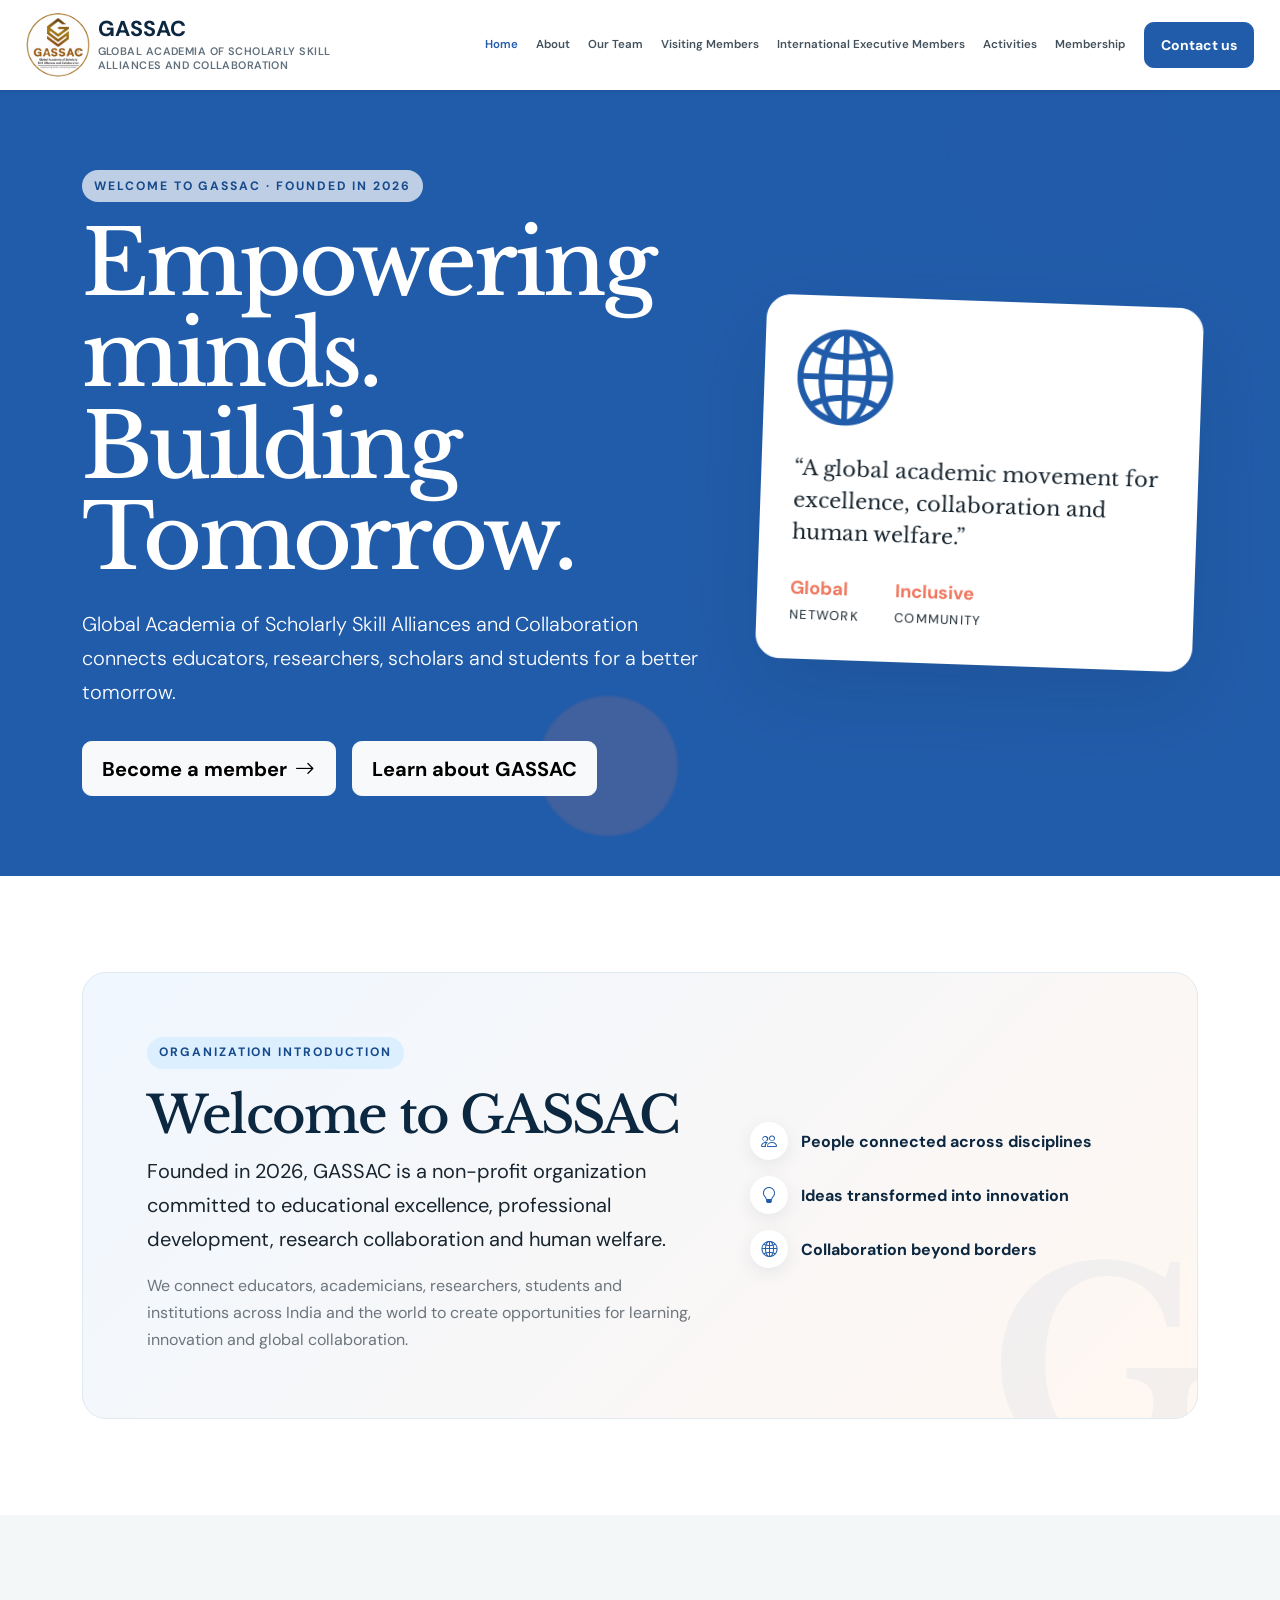
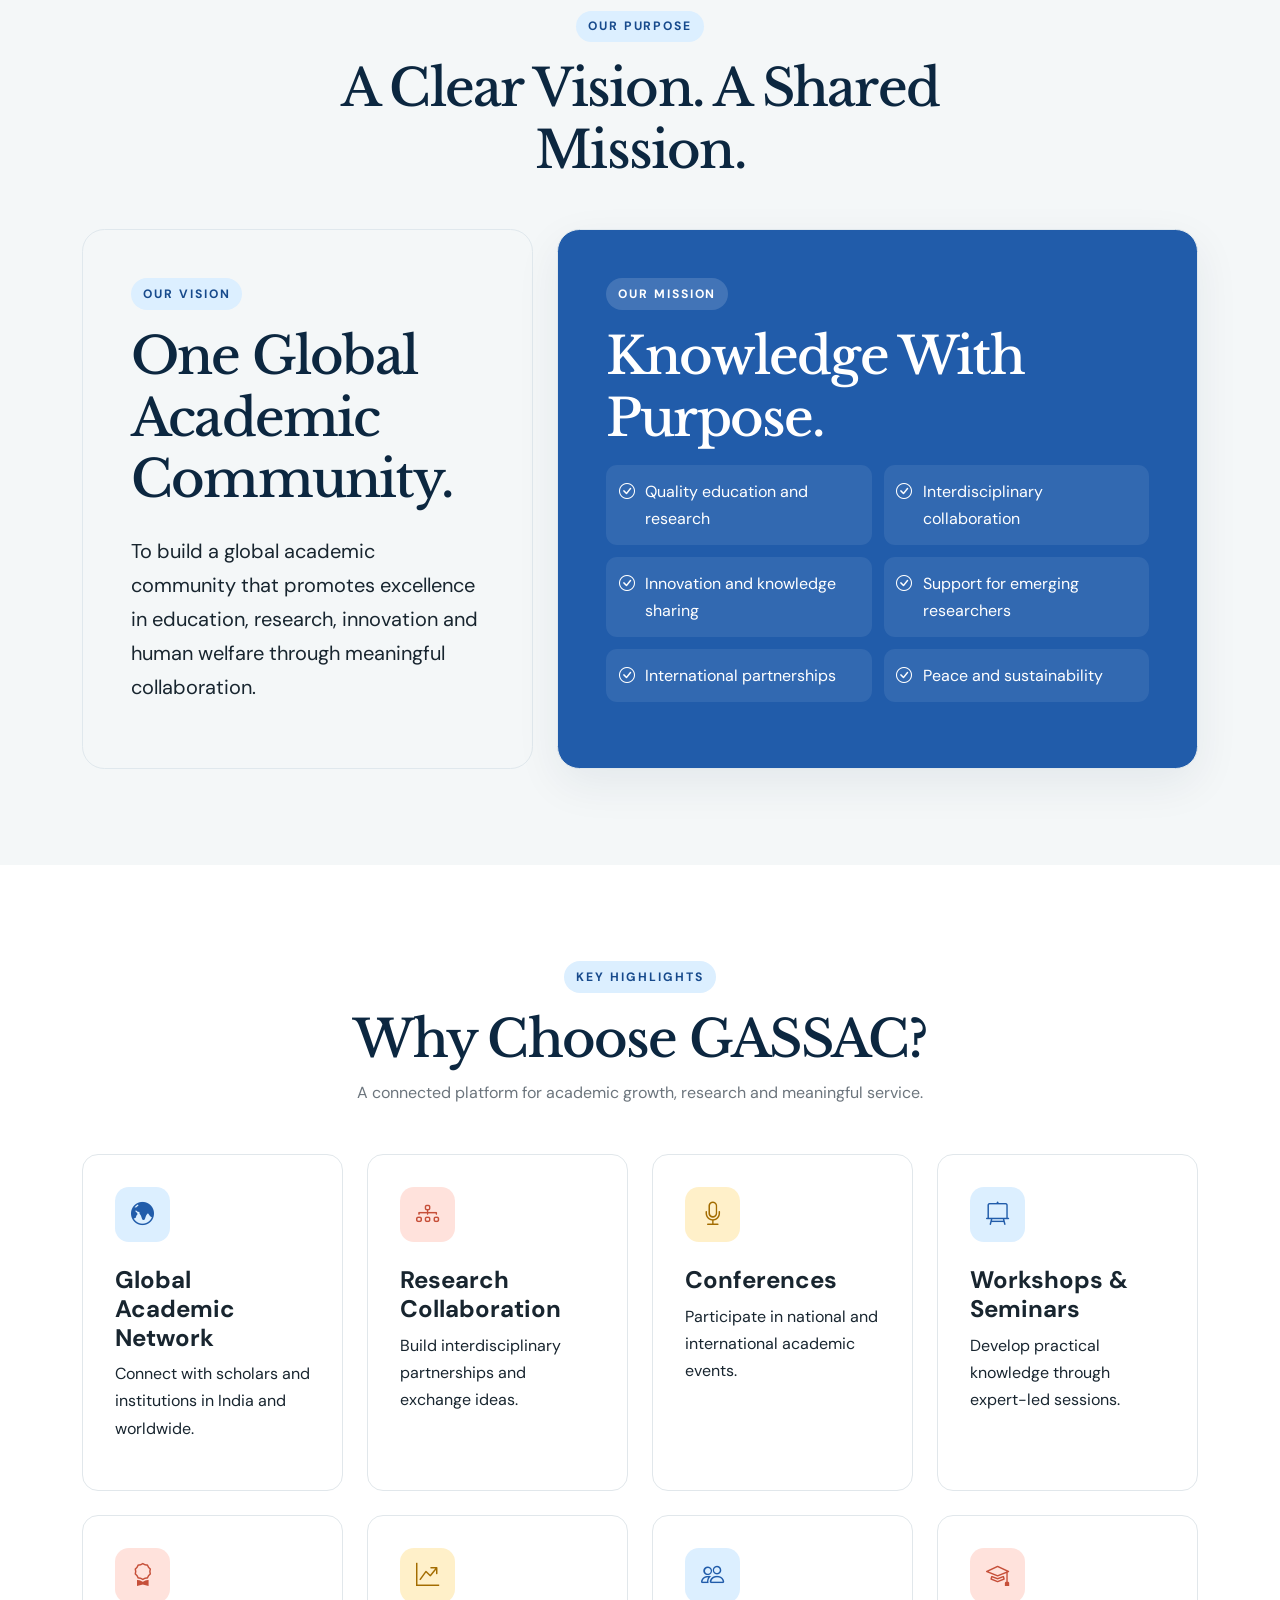
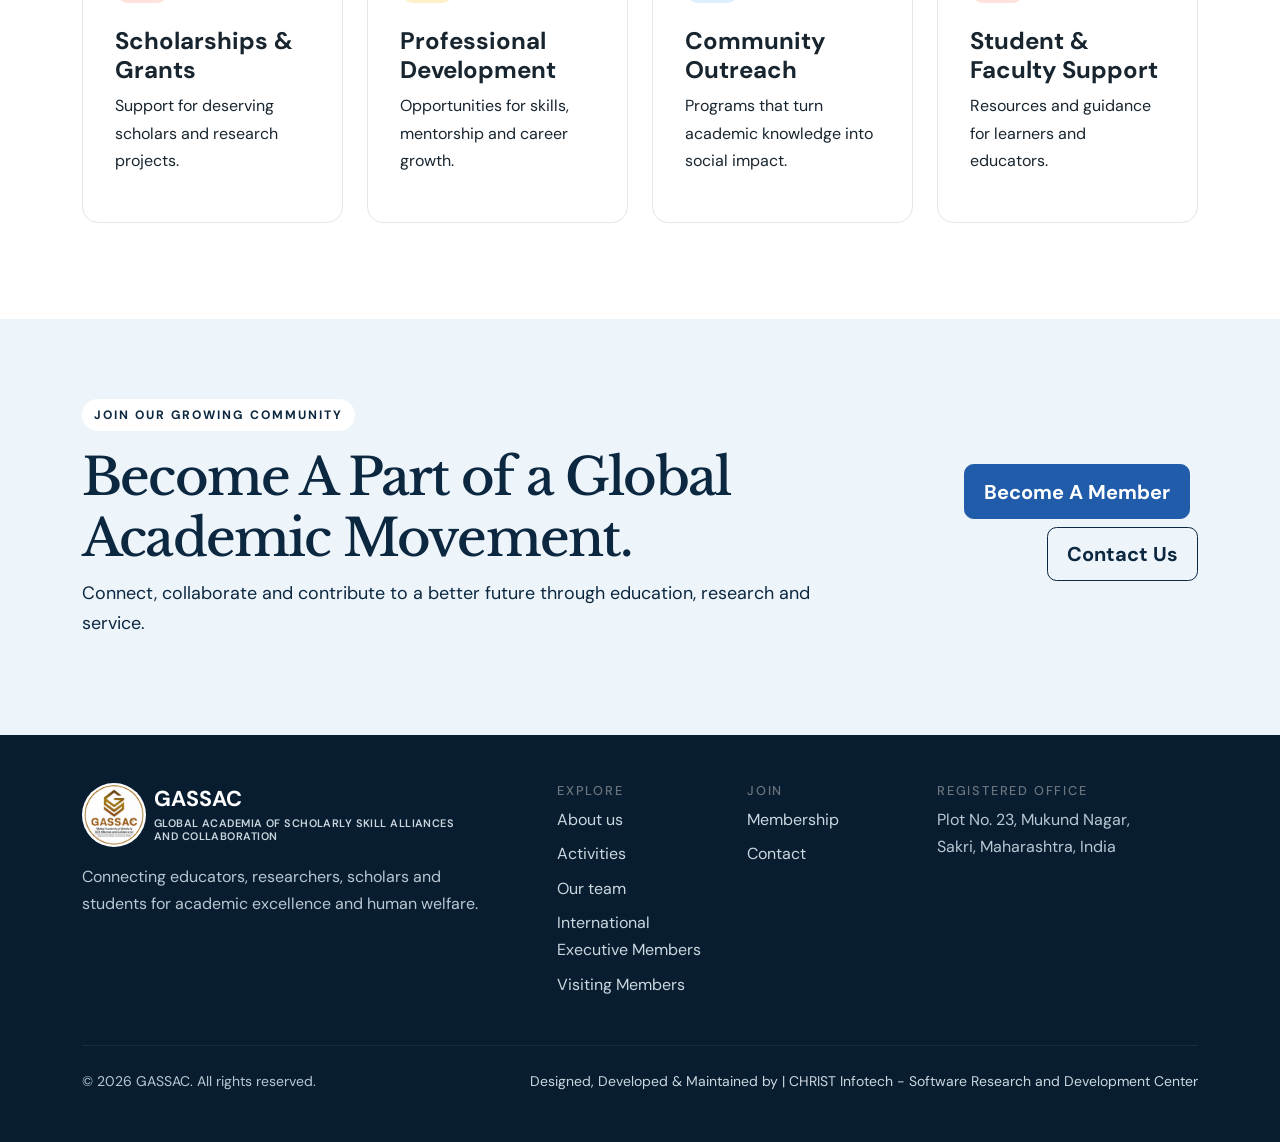
<file: index.html>
<!doctype html>
<html lang="en">
<head>
  <meta charset="utf-8">
  <meta name="viewport" content="width=device-width, initial-scale=1">
  <meta name="description" content="Global Academia of Scholarly Skill Alliances and Collaboration — advancing education, research and global cooperation.">
  <title>Home | GASSAC</title>
  <link rel="icon" type="image/jpeg" href="assets/images/logo.jpeg">
  <link rel="preconnect" href="https://fonts.googleapis.com">
  <link rel="preconnect" href="https://fonts.gstatic.com" crossorigin>
  <link href="https://fonts.googleapis.com/css2?family=DM+Sans:wght@400;500;600;700&family=Libre+Baskerville:wght@700&display=swap" rel="stylesheet">
  <link href="https://cdn.jsdelivr.net/npm/bootstrap@5.3.3/dist/css/bootstrap.min.css" rel="stylesheet">
  <link rel="stylesheet" href="https://cdn.jsdelivr.net/npm/bootstrap-icons@1.11.3/font/bootstrap-icons.min.css">
  <link rel="stylesheet" href="css/style.css">
</head>
<body>
  <a class="skip-link" href="#main">Skip to content</a>

  <nav class="navbar navbar-expand-lg navbar-light bg-white sticky-top shadow-sm" aria-label="Main navigation">
    <div class="container">
      <a class="navbar-brand d-flex align-items-center gap-2" href="index.html">
        <img class="brand-logo" src="assets/images/logo.jpeg" alt="GASSAC logo">
        <span class="brand-name">
          <strong>GASSAC</strong>
          <p class="h6">Global Academia of Scholarly Skill<br>Alliances and Collaboration</p>
        </span>
      </a>
      <button class="navbar-toggler" type="button" data-bs-toggle="collapse" data-bs-target="#mainNav" aria-controls="mainNav" aria-expanded="false" aria-label="Toggle navigation">
        <span class="navbar-toggler-icon"></span>
      </button>
      <div class="collapse navbar-collapse" id="mainNav">
        <ul class="navbar-nav ms-auto align-items-lg-center gap-lg-1">
          <li class="nav-item"><a class="nav-link active" href="index.html">Home</a></li>
          <li class="nav-item"><a class="nav-link" href="about.html">About</a></li>
          <li class="nav-item"><a class="nav-link" href="team.html">Our Team</a></li>
          <li class="nav-item"><a class="nav-link" href="visiting-members.html">Visiting Members</a></li>
          <li class="nav-item"><a class="nav-link" href="international-executive-members.html">International Executive Members</a></li>
          <li class="nav-item"><a class="nav-link" href="activities.html">Activities</a></li>
          <li class="nav-item"><a class="nav-link" href="membership.html">Membership</a></li>
          <li class="nav-item ms-lg-2"><a class="btn btn-primary btn-sm px-3" href="contact.html">Contact us</a></li>
        </ul>
      </div>
    </div>
  </nav>

  <main id="main">
    <section class="hero">
      <div class="hero-orb orb-one"></div>
      <div class="hero-orb orb-two"></div>
      <div class="container position-relative">
        <div class="row align-items-center min-vh-hero g-5">
          <div class="col-lg-7">
            <span class="eyebrow">Welcome to GASSAC · Founded in 2026</span>
            <h1>Empowering minds.<br><span>Building Tomorrow.</span></h1>
            <p class="lead">Global Academia of Scholarly Skill Alliances and Collaboration connects educators, researchers, scholars and students for a better tomorrow.</p>
            <div class="d-flex flex-wrap gap-3">
              <a class="btn btn-light btn-lg" href="membership.html">Become a member <i class="bi bi-arrow-right"></i></a>
              <a class="btn btn-light btn-lg" href="about.html">Learn about GASSAC</a>
            </div>
          </div>
          <div class="col-lg-5">
            <div class="hero-card">
              <div class="globe"><i class="bi bi-globe2"></i></div>
              <p class="quote">“A global academic movement for excellence, collaboration and human welfare.”</p>
              <div class="mini-stat"><strong>Global</strong><span>network</span></div>
              <div class="mini-stat"><strong>Inclusive</strong><span>community</span></div>
            </div>
          </div>
        </div>
      </div>
    </section>

    <section class="section welcome-section">
      <div class="container">
        <div class="welcome-panel">
          <div class="row g-5 align-items-center position-relative">
            <div class="col-lg-7">
              <span class="eyebrow dark">Organization introduction</span>
              <h2 class="mt-3">Welcome to GASSAC</h2>
              <p class="fs-5">Founded in 2026, GASSAC is a non-profit organization committed to educational excellence, professional development, research collaboration and human welfare.</p>
              <p class="text-secondary mb-0">We connect educators, academicians, researchers, students and institutions across India and the world to create opportunities for learning, innovation and global collaboration.</p>
            </div>
            <div class="col-lg-5">
              <div class="d-grid gap-3">
                <div class="welcome-point"><i class="bi bi-people"></i><span>People connected across disciplines</span></div>
                <div class="welcome-point"><i class="bi bi-lightbulb"></i><span>Ideas transformed into innovation</span></div>
                <div class="welcome-point"><i class="bi bi-globe2"></i><span>Collaboration beyond borders</span></div>
              </div>
            </div>
          </div>
        </div>
      </div>
    </section>

    <section class="section soft-bg">
      <div class="container">
        <div class="text-center narrow mb-5">
          <span class="eyebrow dark">Our purpose</span>
          <h2 class="mt-3">A Clear Vision. A Shared Mission.</h2>
        </div>
        <div class="row g-4">
          <div class="col-lg-5">
            <article class="purpose-card">
              <span class="eyebrow dark">Our Vision</span>
              <h2 class="mt-3 mb-3">One Global Academic Community.</h2>
              <p class="fs-5 mt-4">To build a global academic community that promotes excellence in education, research, innovation and human welfare through meaningful collaboration.</p>
            </article>
          </div>
          <div class="col-lg-7">
            <article class="purpose-card mission">
              <span class="eyebrow">Our Mission</span>
              <h2 class="mt-3 mb-3">Knowledge With Purpose.</h2>
              <div class="mission-grid">
                <div class="mission-item"><i class="bi bi-check-circle"></i><span>Quality education and research</span></div>
                <div class="mission-item"><i class="bi bi-check-circle"></i><span>Interdisciplinary collaboration</span></div>
                <div class="mission-item"><i class="bi bi-check-circle"></i><span>Innovation and knowledge sharing</span></div>
                <div class="mission-item"><i class="bi bi-check-circle"></i><span>Support for emerging researchers</span></div>
                <div class="mission-item"><i class="bi bi-check-circle"></i><span>International partnerships</span></div>
                <div class="mission-item"><i class="bi bi-check-circle"></i><span>Peace and sustainability</span></div>
              </div>
            </article>
          </div>
        </div>
      </div>
    </section>

    <section class="section">
      <div class="container">
        <div class="text-center narrow mb-5">
          <span class="eyebrow dark">Key highlights</span>
          <h2 class="mt-3">Why Choose GASSAC?</h2>
          <p class="text-secondary">A connected platform for academic growth, research and meaningful service.</p>
        </div>
        <div class="row g-4">
          <div class="col-sm-6 col-lg-3">
            <article class="feature-card">
              <span class="icon-box"><i class="bi bi-globe-central-south-asia"></i></span>
              <h3>Global Academic Network</h3>
              <p>Connect with scholars and institutions in India and worldwide.</p>
            </article>
          </div>
          <div class="col-sm-6 col-lg-3">
            <article class="feature-card">
              <span class="icon-box coral"><i class="bi bi-diagram-3"></i></span>
              <h3>Research Collaboration</h3>
              <p>Build interdisciplinary partnerships and exchange ideas.</p>
            </article>
          </div>
          <div class="col-sm-6 col-lg-3">
            <article class="feature-card">
              <span class="icon-box gold"><i class="bi bi-mic"></i></span>
              <h3>Conferences</h3>
              <p>Participate in national and international academic events.</p>
            </article>
          </div>
          <div class="col-sm-6 col-lg-3">
            <article class="feature-card">
              <span class="icon-box"><i class="bi bi-easel2"></i></span>
              <h3>Workshops &amp; Seminars</h3>
              <p>Develop practical knowledge through expert-led sessions.</p>
            </article>
          </div>
          <div class="col-sm-6 col-lg-3">
            <article class="feature-card">
              <span class="icon-box coral"><i class="bi bi-award"></i></span>
              <h3>Scholarships &amp; Grants</h3>
              <p>Support for deserving scholars and research projects.</p>
            </article>
          </div>
          <div class="col-sm-6 col-lg-3">
            <article class="feature-card">
              <span class="icon-box gold"><i class="bi bi-graph-up-arrow"></i></span>
              <h3>Professional Development</h3>
              <p>Opportunities for skills, mentorship and career growth.</p>
            </article>
          </div>
          <div class="col-sm-6 col-lg-3">
            <article class="feature-card">
              <span class="icon-box"><i class="bi bi-people"></i></span>
              <h3>Community Outreach</h3>
              <p>Programs that turn academic knowledge into social impact.</p>
            </article>
          </div>
          <div class="col-sm-6 col-lg-3">
            <article class="feature-card">
              <span class="icon-box coral"><i class="bi bi-mortarboard"></i></span>
              <h3>Student &amp; Faculty Support</h3>
              <p>Resources and guidance for learners and educators.</p>
            </article>
          </div>
        </div>
      </div>
    </section>

    <section class="impact-band">
      <div class="container">
        <div class="row align-items-center g-4">
          <div class="col-lg-8">
            <span class="eyebrow">Join our growing community</span>
            <h2 class="mt-3">Become A Part of a Global Academic Movement.</h2>
            <p>Connect, collaborate and contribute to a better future through education, research and service.</p>
          </div>
          <div class="col-lg-4 text-lg-end">
            <a class="btn btn-light btn-lg me-2 mb-2" href="membership.html">Become A Member</a>
            <a class="btn btn-outline-light btn-lg mb-2" href="contact.html">Contact Us</a>
          </div>
        </div>
      </div>
    </section>
  </main>

  <footer class="site-footer">
    <div class="container py-5">
      <div class="row g-4 align-items-start">
        <div class="col-lg-5">
          <div class="d-flex align-items-center gap-2 mb-3">
            <img class="brand-logo footer-logo" src="assets/images/logo.jpeg" alt="GASSAC logo">
            <span class="footer-brand-name"><strong>GASSAC</strong><small>Global Academia of Scholarly Skill Alliances and Collaboration</small></span>
          </div>
          <p class="footer-copy">Connecting educators, researchers, scholars and students for academic excellence and human welfare.</p>
        </div>
        <div class="col-6 col-lg-2">
          <h2 class="footer-title text-secondary">Explore</h2>
          <a href="about.html">About us</a>
          <a href="activities.html">Activities</a>
          <a href="team.html">Our team</a>
          <a href="international-executive-members.html">International Executive Members</a>
          <a href="visiting-members.html">Visiting Members</a>
        </div>
        <div class="col-6 col-lg-2">
          <h2 class="footer-title text-secondary">Join</h2>
          <a href="membership.html">Membership</a>
          <a href="contact.html">Contact</a>
        </div>
        <div class="col-lg-3">
          <h2 class="footer-title text-secondary">Registered office</h2>
          <p>Plot No. 23, Mukund Nagar,<br>Sakri, Maharashtra, India</p>
        </div>
      </div>
      <hr>
      <div class="footer-credit-row small">
        <span>© <span id="year"></span> GASSAC. All rights reserved.</span>
        <div class="footer-credit-links">
          <a href="https://christinfotech.org/" target="_blank" rel="noopener">Designed, Developed & Maintained by | CHRIST Infotech - Software Research and Development Center</a>
        </div>
      </div>
    </div>
  </footer>

  <script src="https://cdn.jsdelivr.net/npm/bootstrap@5.3.3/dist/js/bootstrap.bundle.min.js"></script>
  <script src="js/main.js"></script>
</body>
</html>
</file>
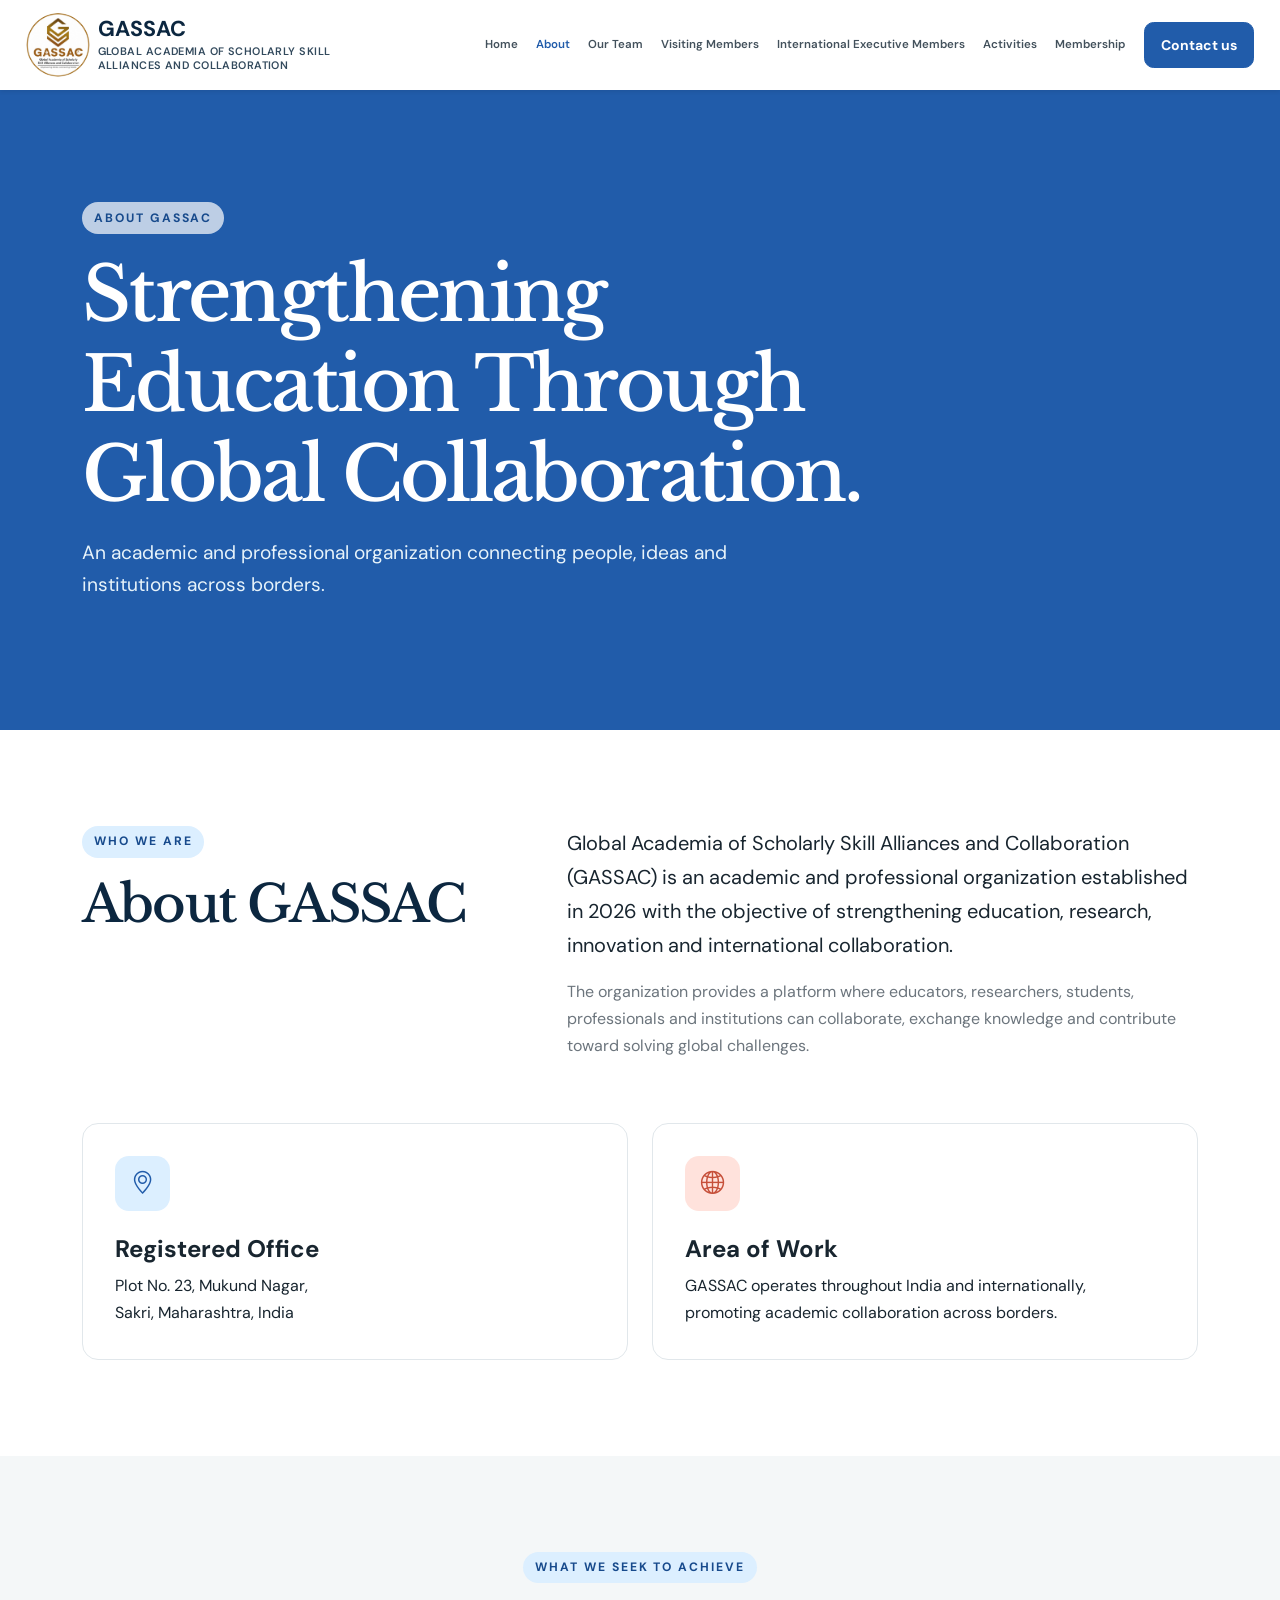
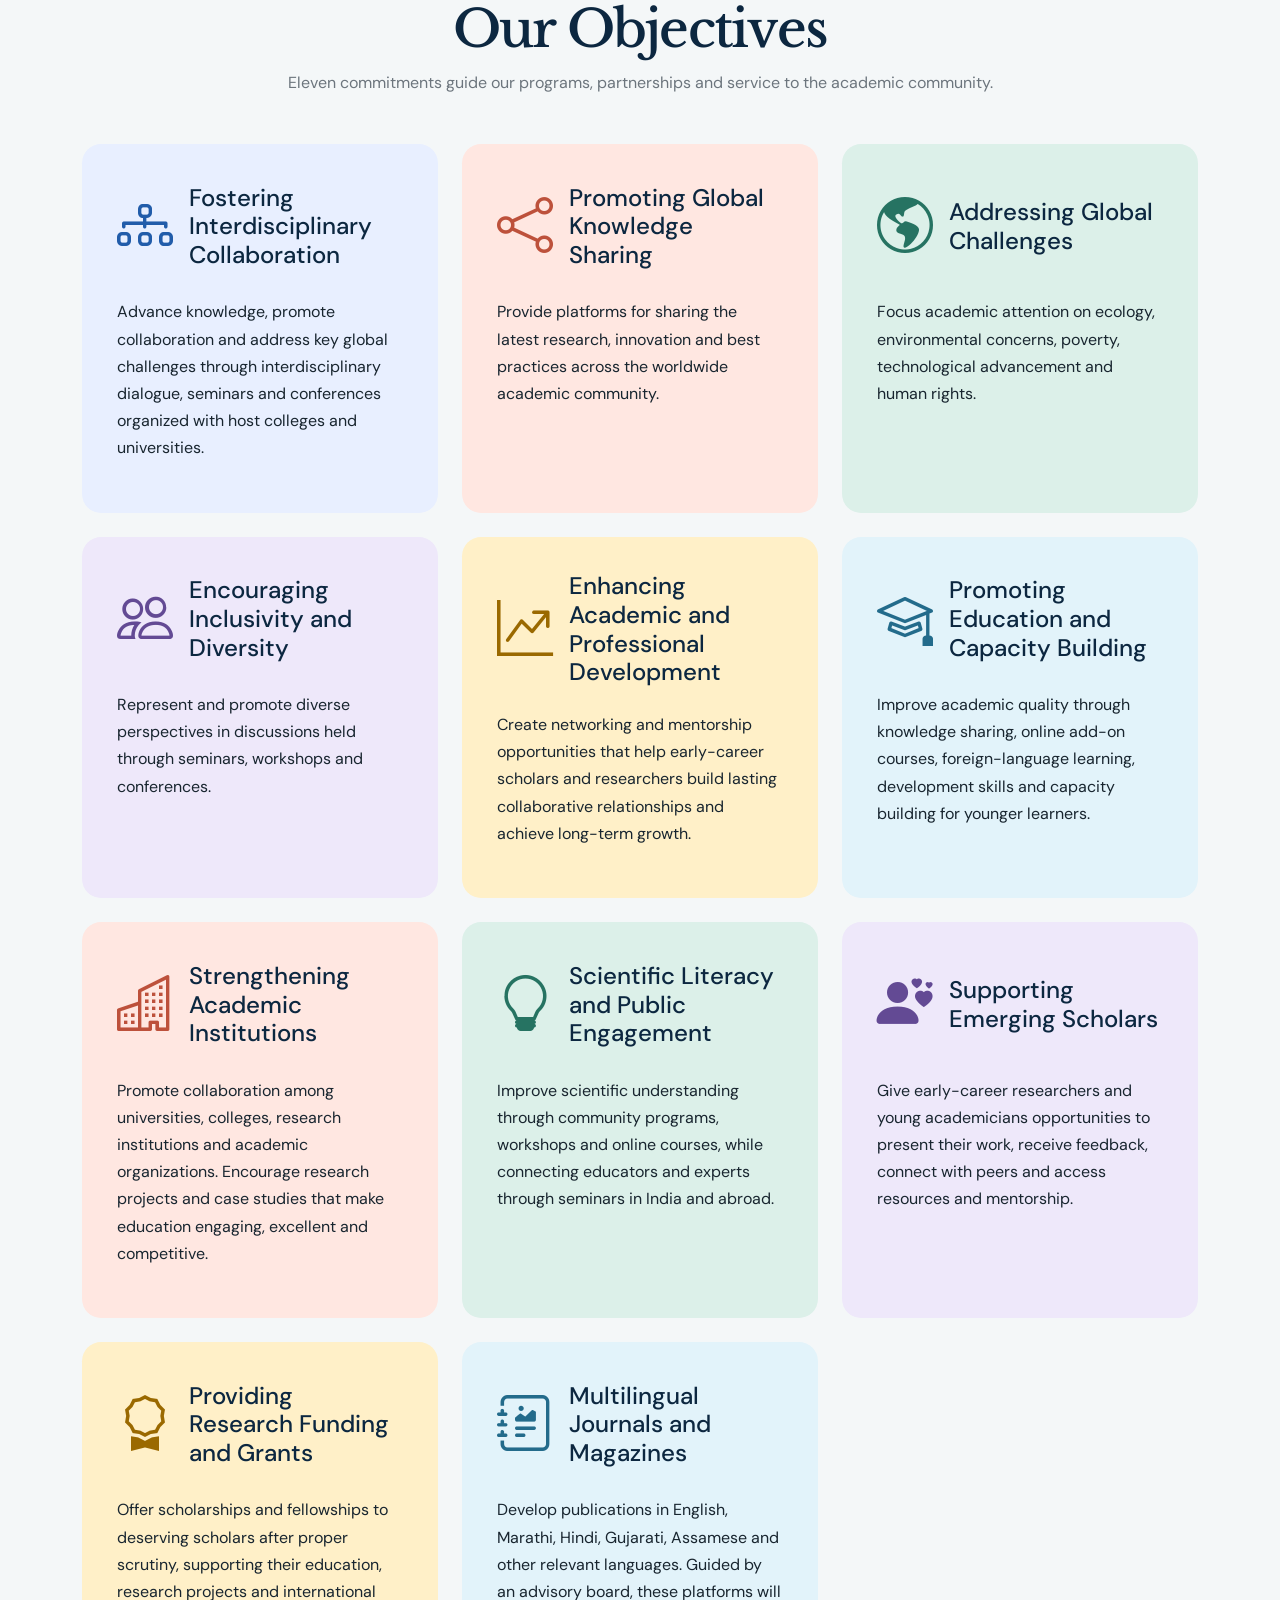
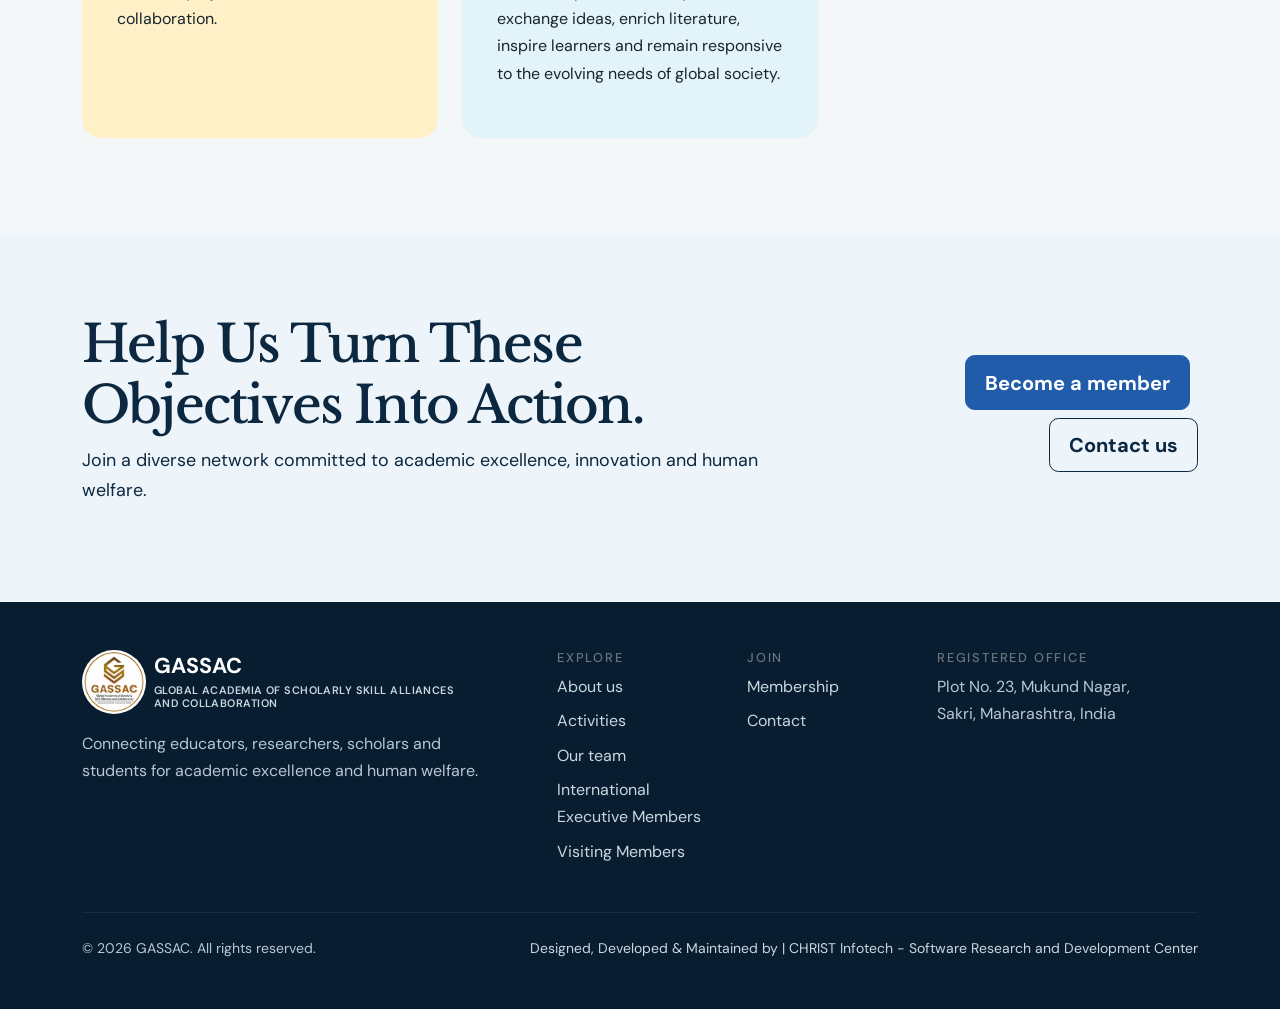
<file: about.html>
<!doctype html>
<html lang="en">
<head>
  <meta charset="utf-8">
  <meta name="viewport" content="width=device-width, initial-scale=1">
  <meta name="description" content="Global Academia of Scholarly Skill Alliances and Collaboration — advancing education, research and global cooperation.">
  <title>About Us | GASSAC</title>
  <link rel="icon" type="image/jpeg" href="assets/images/logo.jpeg">
  <link rel="preconnect" href="https://fonts.googleapis.com">
  <link rel="preconnect" href="https://fonts.gstatic.com" crossorigin>
  <link href="https://fonts.googleapis.com/css2?family=DM+Sans:wght@400;500;600;700&family=Libre+Baskerville:wght@700&display=swap" rel="stylesheet">
  <link href="https://cdn.jsdelivr.net/npm/bootstrap@5.3.3/dist/css/bootstrap.min.css" rel="stylesheet">
  <link rel="stylesheet" href="https://cdn.jsdelivr.net/npm/bootstrap-icons@1.11.3/font/bootstrap-icons.min.css">
  <link rel="stylesheet" href="css/style.css">
</head>
<body>
  <a class="skip-link" href="#main">Skip to content</a>

  <nav class="navbar navbar-expand-lg navbar-light bg-white sticky-top shadow-sm" aria-label="Main navigation">
    <div class="container">
      <a class="navbar-brand d-flex align-items-center gap-2" href="index.html">
        <img class="brand-logo" src="assets/images/logo.jpeg" alt="GASSAC logo">
        <span class="brand-name">
          <strong>GASSAC</strong>
          <small>Global Academia of Scholarly Skill<br>Alliances and Collaboration</small>
        </span>
      </a>
      <button class="navbar-toggler" type="button" data-bs-toggle="collapse" data-bs-target="#mainNav" aria-controls="mainNav" aria-expanded="false" aria-label="Toggle navigation">
        <span class="navbar-toggler-icon"></span>
      </button>
      <div class="collapse navbar-collapse" id="mainNav">
        <ul class="navbar-nav ms-auto align-items-lg-center gap-lg-1">
          <li class="nav-item"><a class="nav-link" href="index.html">Home</a></li>
          <li class="nav-item"><a class="nav-link active" href="about.html">About</a></li>
          <li class="nav-item"><a class="nav-link" href="team.html">Our Team</a></li>
          <li class="nav-item"><a class="nav-link" href="visiting-members.html">Visiting Members</a></li>
          <li class="nav-item"><a class="nav-link" href="international-executive-members.html">International Executive Members</a></li>
          <li class="nav-item"><a class="nav-link" href="activities.html">Activities</a></li>
          <li class="nav-item"><a class="nav-link" href="membership.html">Membership</a></li>
          <li class="nav-item ms-lg-2"><a class="btn btn-primary btn-sm px-3" href="contact.html">Contact us</a></li>
        </ul>
      </div>
    </div>
  </nav>

  <main id="main">
    <section class="page-hero about-hero">
      <div class="container">
        <span class="eyebrow">About GASSAC</span>
        <h1>Strengthening Education Through Global Collaboration.</h1>
        <p>An academic and professional organization connecting people, ideas and institutions across borders.</p>
      </div>
    </section>

    <section class="section">
      <div class="container">
        <div class="row g-5 align-items-start">
          <div class="col-lg-5">
            <span class="eyebrow dark">Who we are</span>
            <h2 class="mt-3">About GASSAC</h2>
          </div>
          <div class="col-lg-7">
            <p class="fs-5">Global Academia of Scholarly Skill Alliances and Collaboration (GASSAC) is an academic and professional organization established in 2026 with the objective of strengthening education, research, innovation and international collaboration.</p>
            <p class="text-secondary">The organization provides a platform where educators, researchers, students, professionals and institutions can collaborate, exchange knowledge and contribute toward solving global challenges.</p>
          </div>
        </div>
        <div class="row g-4 mt-4">
          <div class="col-md-6">
            <article class="feature-card">
              <span class="icon-box"><i class="bi bi-geo-alt"></i></span>
              <h3>Registered Office</h3>
              <p class="mb-0">Plot No. 23, Mukund Nagar,<br>Sakri, Maharashtra, India</p>
            </article>
          </div>
          <div class="col-md-6">
            <article class="feature-card">
              <span class="icon-box coral"><i class="bi bi-globe2"></i></span>
              <h3>Area of Work</h3>
              <p class="mb-0">GASSAC operates throughout India and internationally, promoting academic collaboration across borders.</p>
            </article>
          </div>
        </div>
      </div>
    </section>

    <section class="section soft-bg about-objectives">
      <div class="container">
        <div class="text-center narrow mb-5">
          <span class="eyebrow dark">What we seek to achieve</span>
          <h2 class="mt-3">Our Objectives</h2>
          <p class="text-secondary">Eleven commitments guide our programs, partnerships and service to the academic community.</p>
        </div>
        <div class="row g-4">
          <div class="col-md-6 col-lg-4">
            <article class="activity-card">
              <i class="bi bi-diagram-3"></i>
              <h2>Fostering Interdisciplinary Collaboration</h2>
              <p>Advance knowledge, promote collaboration and address key global challenges through interdisciplinary dialogue, seminars and conferences organized with host colleges and universities.</p>
            </article>
          </div>
          <div class="col-md-6 col-lg-4">
            <article class="activity-card accent">
              <i class="bi bi-share"></i>
              <h2>Promoting Global Knowledge Sharing</h2>
              <p>Provide platforms for sharing the latest research, innovation and best practices across the worldwide academic community.</p>
            </article>
          </div>
          <div class="col-md-6 col-lg-4">
            <article class="activity-card green-card">
              <i class="bi bi-globe-americas"></i>
              <h2>Addressing Global Challenges</h2>
              <p>Focus academic attention on ecology, environmental concerns, poverty, technological advancement and human rights.</p>
            </article>
          </div>
          <div class="col-md-6 col-lg-4">
            <article class="activity-card purple-card">
              <i class="bi bi-people"></i>
              <h2>Encouraging Inclusivity and Diversity</h2>
              <p>Represent and promote diverse perspectives in discussions held through seminars, workshops and conferences.</p>
            </article>
          </div>
          <div class="col-md-6 col-lg-4">
            <article class="activity-card gold-card">
              <i class="bi bi-graph-up-arrow"></i>
              <h2>Enhancing Academic and Professional Development</h2>
              <p>Create networking and mentorship opportunities that help early-career scholars and researchers build lasting collaborative relationships and achieve long-term growth.</p>
            </article>
          </div>
          <div class="col-md-6 col-lg-4">
            <article class="activity-card blue-card">
              <i class="bi bi-mortarboard"></i>
              <h2>Promoting Education and Capacity Building</h2>
              <p>Improve academic quality through knowledge sharing, online add-on courses, foreign-language learning, development skills and capacity building for younger learners.</p>
            </article>
          </div>
          <div class="col-md-6 col-lg-4">
            <article class="activity-card accent">
              <i class="bi bi-buildings"></i>
              <h2>Strengthening Academic Institutions</h2>
              <p>Promote collaboration among universities, colleges, research institutions and academic organizations. Encourage research projects and case studies that make education engaging, excellent and competitive.</p>
            </article>
          </div>
          <div class="col-md-6 col-lg-4">
            <article class="activity-card green-card">
              <i class="bi bi-lightbulb"></i>
              <h2>Scientific Literacy and Public Engagement</h2>
              <p>Improve scientific understanding through community programs, workshops and online courses, while connecting educators and experts through seminars in India and abroad.</p>
            </article>
          </div>
          <div class="col-md-6 col-lg-4">
            <article class="activity-card purple-card">
              <i class="bi bi-person-hearts"></i>
              <h2>Supporting Emerging Scholars</h2>
              <p>Give early-career researchers and young academicians opportunities to present their work, receive feedback, connect with peers and access resources and mentorship.</p>
            </article>
          </div>
          <div class="col-md-6 col-lg-4">
            <article class="activity-card gold-card">
              <i class="bi bi-award"></i>
              <h2>Providing Research Funding and Grants</h2>
              <p>Offer scholarships and fellowships to deserving scholars after proper scrutiny, supporting their education, research projects and international collaboration.</p>
            </article>
          </div>
          <div class="col-md-6 col-lg-4">
            <article class="activity-card blue-card">
              <i class="bi bi-journal-richtext"></i>
              <h2>Multilingual Journals and Magazines</h2>
              <p>Develop publications in English, Marathi, Hindi, Gujarati, Assamese and other relevant languages. Guided by an advisory board, these platforms will exchange ideas, enrich literature, inspire learners and remain responsive to the evolving needs of global society.</p>
            </article>
          </div>
        </div>
      </div>
    </section>

    <section class="impact-band">
      <div class="container">
        <div class="row align-items-center g-4">
          <div class="col-lg-8">
            <h2>Help Us Turn These Objectives Into Action.</h2>
            <p>Join a diverse network committed to academic excellence, innovation and human welfare.</p>
          </div>
          <div class="col-lg-4 text-lg-end">
            <a class="btn btn-light btn-lg me-2 mb-2" href="membership.html">Become a member</a>
            <a class="btn btn-outline-light btn-lg mb-2" href="contact.html">Contact us</a>
          </div>
        </div>
      </div>
    </section>
  </main>

  <footer class="site-footer">
    <div class="container py-5">
      <div class="row g-4 align-items-start">
        <div class="col-lg-5">
          <div class="d-flex align-items-center gap-2 mb-3">
            <img class="brand-logo footer-logo" src="assets/images/logo.jpeg" alt="GASSAC logo">
            <span class="footer-brand-name"><strong>GASSAC</strong><small>Global Academia of Scholarly Skill Alliances and Collaboration</small></span>
          </div>
          <p class="footer-copy">Connecting educators, researchers, scholars and students for academic excellence and human welfare.</p>
        </div>
        <div class="col-6 col-lg-2">
          <h2 class="footer-title text-secondary">Explore</h2>
          <a href="about.html">About us</a>
          <a href="activities.html">Activities</a>
          <a href="team.html">Our team</a>
          <a href="international-executive-members.html">International Executive Members</a>
          <a href="visiting-members.html">Visiting Members</a>
        </div>
        <div class="col-6 col-lg-2">
          <h2 class="footer-title text-secondary">Join</h2>
          <a href="membership.html">Membership</a>
          <a href="contact.html">Contact</a>
        </div>
        <div class="col-lg-3">
          <h2 class="footer-title text-secondary">Registered office</h2>
          <p>Plot No. 23, Mukund Nagar,<br>Sakri, Maharashtra, India</p>
        </div>
      </div>
      <hr>
      <div class="footer-credit-row small">
        <span>© <span id="year"></span> GASSAC. All rights reserved.</span>
        <div class="footer-credit-links">
          <a href="https://christinfotech.org/" target="_blank" rel="noopener">Designed, Developed & Maintained by | CHRIST Infotech - Software Research and Development Center</a>
        </div>
      </div>
    </div>
  </footer>

  <script src="https://cdn.jsdelivr.net/npm/bootstrap@5.3.3/dist/js/bootstrap.bundle.min.js"></script>
  <script src="js/main.js"></script>
</body>
</html>
</file>
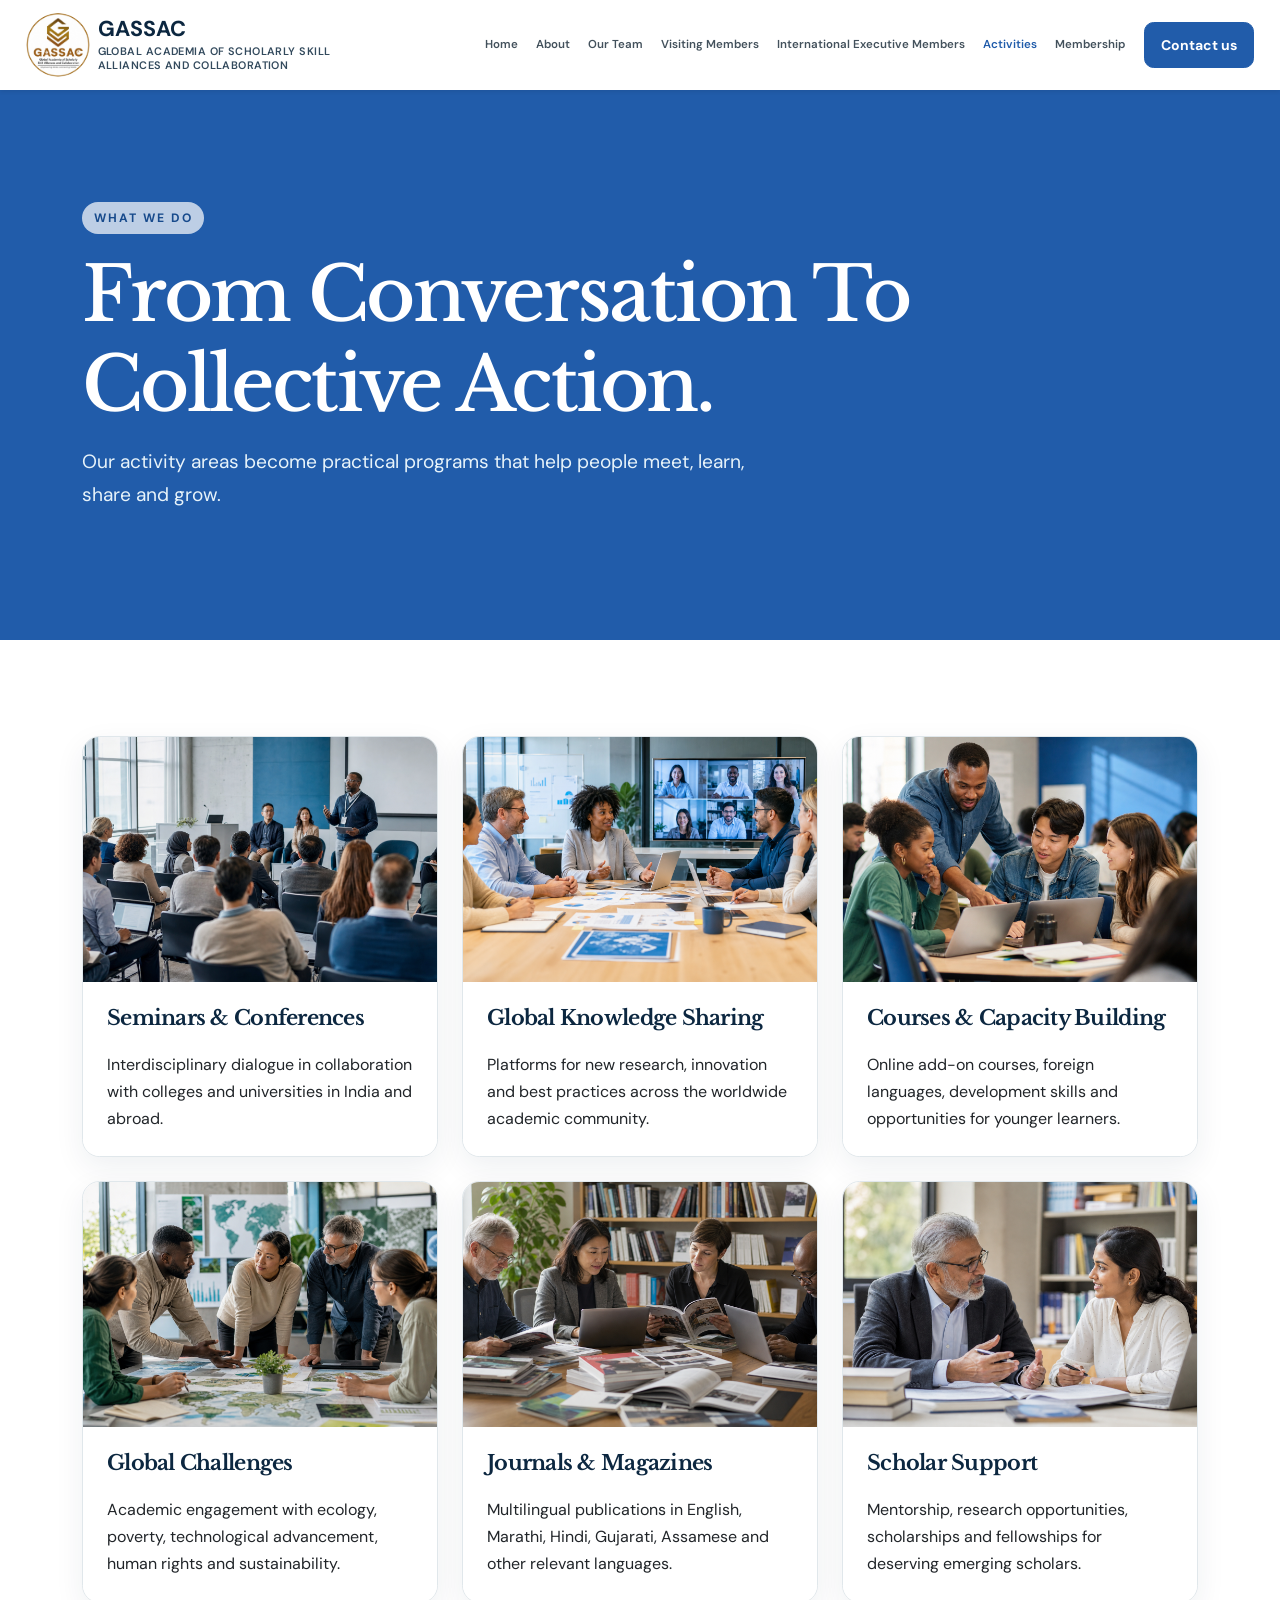
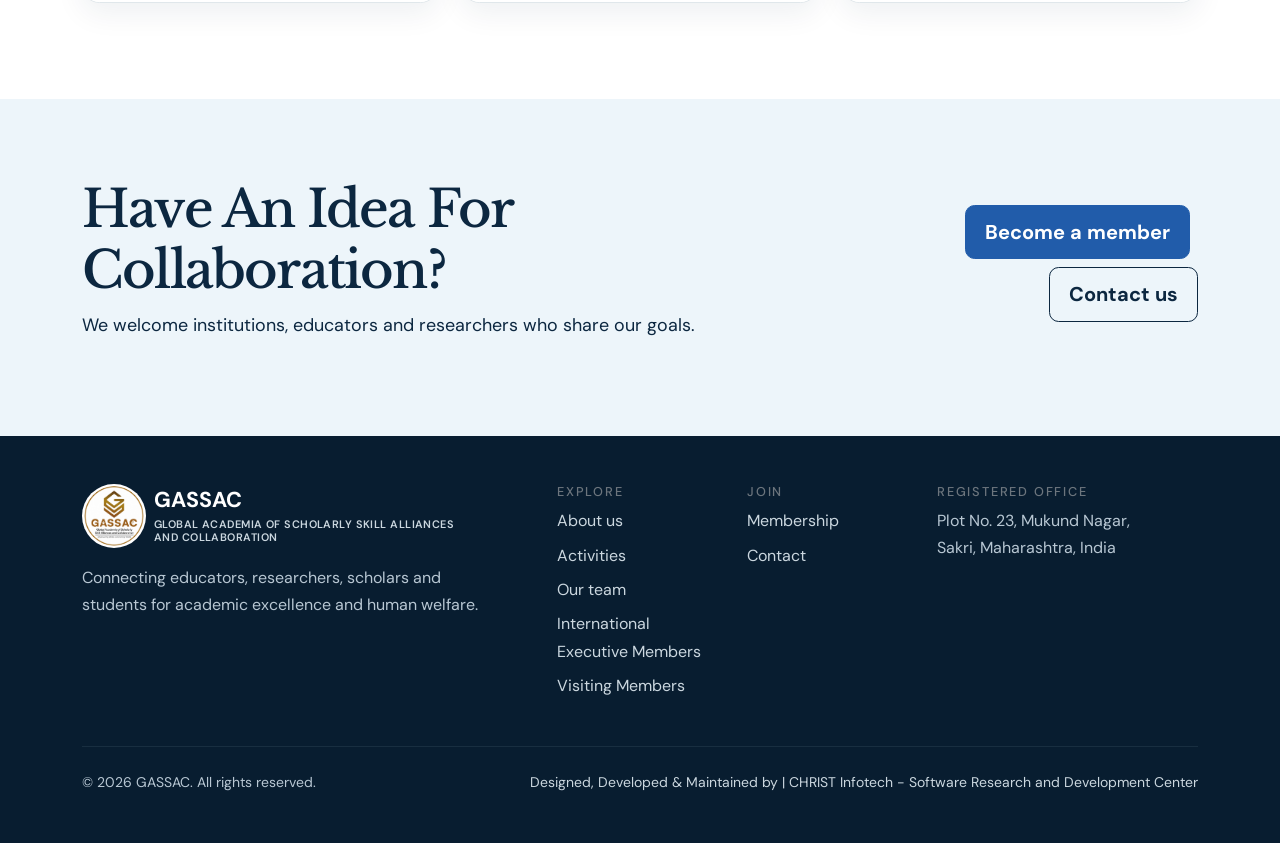
<file: activities.html>
<!doctype html>
<html lang="en">
<head>
  <meta charset="utf-8">
  <meta name="viewport" content="width=device-width, initial-scale=1">
  <meta name="description" content="Global Academia of Scholarly Skill Alliances and Collaboration — advancing education, research and global cooperation.">
  <title>Activities | GASSAC</title>
  <link rel="icon" type="image/jpeg" href="assets/images/logo.jpeg">
  <link rel="preconnect" href="https://fonts.googleapis.com">
  <link rel="preconnect" href="https://fonts.gstatic.com" crossorigin>
  <link href="https://fonts.googleapis.com/css2?family=DM+Sans:wght@400;500;600;700&family=Libre+Baskerville:wght@700&display=swap" rel="stylesheet">
  <link href="https://cdn.jsdelivr.net/npm/bootstrap@5.3.3/dist/css/bootstrap.min.css" rel="stylesheet">
  <link rel="stylesheet" href="https://cdn.jsdelivr.net/npm/bootstrap-icons@1.11.3/font/bootstrap-icons.min.css">
  <link rel="stylesheet" href="css/style.css">
</head>
<body>
  <a class="skip-link" href="#main">Skip to content</a>

  <nav class="navbar navbar-expand-lg navbar-light bg-white sticky-top shadow-sm" aria-label="Main navigation">
    <div class="container">
      <a class="navbar-brand d-flex align-items-center gap-2" href="index.html">
        <img class="brand-logo" src="assets/images/logo.jpeg" alt="GASSAC logo">
        <span class="brand-name">
          <strong>GASSAC</strong>
          <small>Global Academia of Scholarly Skill<br>Alliances and Collaboration</small>
        </span>
      </a>
      <button class="navbar-toggler" type="button" data-bs-toggle="collapse" data-bs-target="#mainNav" aria-controls="mainNav" aria-expanded="false" aria-label="Toggle navigation">
        <span class="navbar-toggler-icon"></span>
      </button>
      <div class="collapse navbar-collapse" id="mainNav">
        <ul class="navbar-nav ms-auto align-items-lg-center gap-lg-1">
          <li class="nav-item"><a class="nav-link" href="index.html">Home</a></li>
          <li class="nav-item"><a class="nav-link" href="about.html">About</a></li>
          <li class="nav-item"><a class="nav-link" href="team.html">Our Team</a></li>
          <li class="nav-item"><a class="nav-link" href="visiting-members.html">Visiting Members</a></li>
          <li class="nav-item"><a class="nav-link" href="international-executive-members.html">International Executive Members</a></li>
          <li class="nav-item"><a class="nav-link active" href="activities.html">Activities</a></li>
          <li class="nav-item"><a class="nav-link" href="membership.html">Membership</a></li>
          <li class="nav-item ms-lg-2"><a class="btn btn-primary btn-sm px-3" href="contact.html">Contact us</a></li>
        </ul>
      </div>
    </div>
  </nav>

  <main id="main">
    <section class="page-hero activity-hero">
      <div class="container">
        <span class="eyebrow">What we do</span>
        <h1>From Conversation To Collective Action.</h1>
        <p>Our activity areas become practical programs that help people meet, learn, share and grow.</p>
      </div>
    </section>

    <section class="section">
      <div class="container">
        <div class="row g-4">
          <div class="col-md-6 col-lg-4">
            <article class="card activity-image-card">
              <img class="card-img-top" src="assets/images/seminars-conferences.png" alt="Educators and scholars participating in an academic seminar">
              <div class="card-body"><h2 class="card-title">Seminars &amp; Conferences</h2><p class="card-text">Interdisciplinary dialogue in collaboration with colleges and universities in India and abroad.</p></div>
            </article>
          </div>
          <div class="col-md-6 col-lg-4">
            <article class="card activity-image-card">
              <img class="card-img-top" src="assets/images/research-collaboration.png" alt="Researchers collaborating with international colleagues">
              <div class="card-body"><h2 class="card-title">Global Knowledge Sharing</h2><p class="card-text">Platforms for new research, innovation and best practices across the worldwide academic community.</p></div>
            </article>
          </div>
          <div class="col-md-6 col-lg-4">
            <article class="card activity-image-card">
              <img class="card-img-top" src="assets/images/capacity-building.png" alt="Students learning together in a capacity-building workshop">
              <div class="card-body"><h2 class="card-title">Courses &amp; Capacity Building</h2><p class="card-text">Online add-on courses, foreign languages, development skills and opportunities for younger learners.</p></div>
            </article>
          </div>
          <div class="col-md-6 col-lg-4">
            <article class="card activity-image-card">
              <img class="card-img-top" src="assets/images/global-challenges.png" alt="International researchers discussing global challenges">
              <div class="card-body"><h2 class="card-title">Global Challenges</h2><p class="card-text">Academic engagement with ecology, poverty, technological advancement, human rights and sustainability.</p></div>
            </article>
          </div>
          <div class="col-md-6 col-lg-4">
            <article class="card activity-image-card">
              <img class="card-img-top" src="assets/images/journals-magazines.png" alt="Academic editorial team reviewing journals and magazines">
              <div class="card-body"><h2 class="card-title">Journals &amp; Magazines</h2><p class="card-text">Multilingual publications in English, Marathi, Hindi, Gujarati, Assamese and other relevant languages.</p></div>
            </article>
          </div>
          <div class="col-md-6 col-lg-4">
            <article class="card activity-image-card">
              <img class="card-img-top" src="assets/images/scholar-support.png" alt="Emerging scholar receiving professional academic guidance">
              <div class="card-body"><h2 class="card-title">Scholar Support</h2><p class="card-text">Mentorship, research opportunities, scholarships and fellowships for deserving emerging scholars.</p></div>
            </article>
          </div>
        </div>
      </div>
    </section>

    <section class="impact-band">
      <div class="container">
        <div class="row align-items-center g-4">
          <div class="col-lg-8">
            <h2>Have An Idea For Collaboration?</h2>
            <p>We welcome institutions, educators and researchers who share our goals.</p>
          </div>
          <div class="col-lg-4 text-lg-end">
            <a class="btn btn-light btn-lg me-2 mb-2" href="membership.html">Become a member</a>
            <a class="btn btn-outline-light btn-lg mb-2" href="contact.html">Contact us</a>
          </div>
        </div>
      </div>
    </section>
  </main>

  <footer class="site-footer">
    <div class="container py-5">
      <div class="row g-4 align-items-start">
        <div class="col-lg-5">
          <div class="d-flex align-items-center gap-2 mb-3">
            <img class="brand-logo footer-logo" src="assets/images/logo.jpeg" alt="GASSAC logo">
            <span class="footer-brand-name"><strong>GASSAC</strong><small>Global Academia of Scholarly Skill Alliances and Collaboration</small></span>
          </div>
          <p class="footer-copy">Connecting educators, researchers, scholars and students for academic excellence and human welfare.</p>
        </div>
        <div class="col-6 col-lg-2">
          <h2 class="footer-title text-secondary">Explore</h2>
          <a href="about.html">About us</a>
          <a href="activities.html">Activities</a>
          <a href="team.html">Our team</a>
          <a href="international-executive-members.html">International Executive Members</a>
          <a href="visiting-members.html">Visiting Members</a>
        </div>
        <div class="col-6 col-lg-2">
          <h2 class="footer-title text-secondary">Join</h2>
          <a href="membership.html">Membership</a>
          <a href="contact.html">Contact</a>
        </div>
        <div class="col-lg-3">
          <h2 class="footer-title text-secondary">Registered office</h2>
          <p>Plot No. 23, Mukund Nagar,<br>Sakri, Maharashtra, India</p>
        </div>
      </div>
      <hr>
      <div class="footer-credit-row small">
        <span>© <span id="year"></span> GASSAC. All rights reserved.</span>
        <div class="footer-credit-links">
          <a href="https://christinfotech.org/" target="_blank" rel="noopener">Designed, Developed & Maintained by | CHRIST Infotech - Software Research and Development Center</a>
        </div>
      </div>
    </div>
  </footer>

  <script src="https://cdn.jsdelivr.net/npm/bootstrap@5.3.3/dist/js/bootstrap.bundle.min.js"></script>
  <script src="js/main.js"></script>
</body>
</html>
</file>
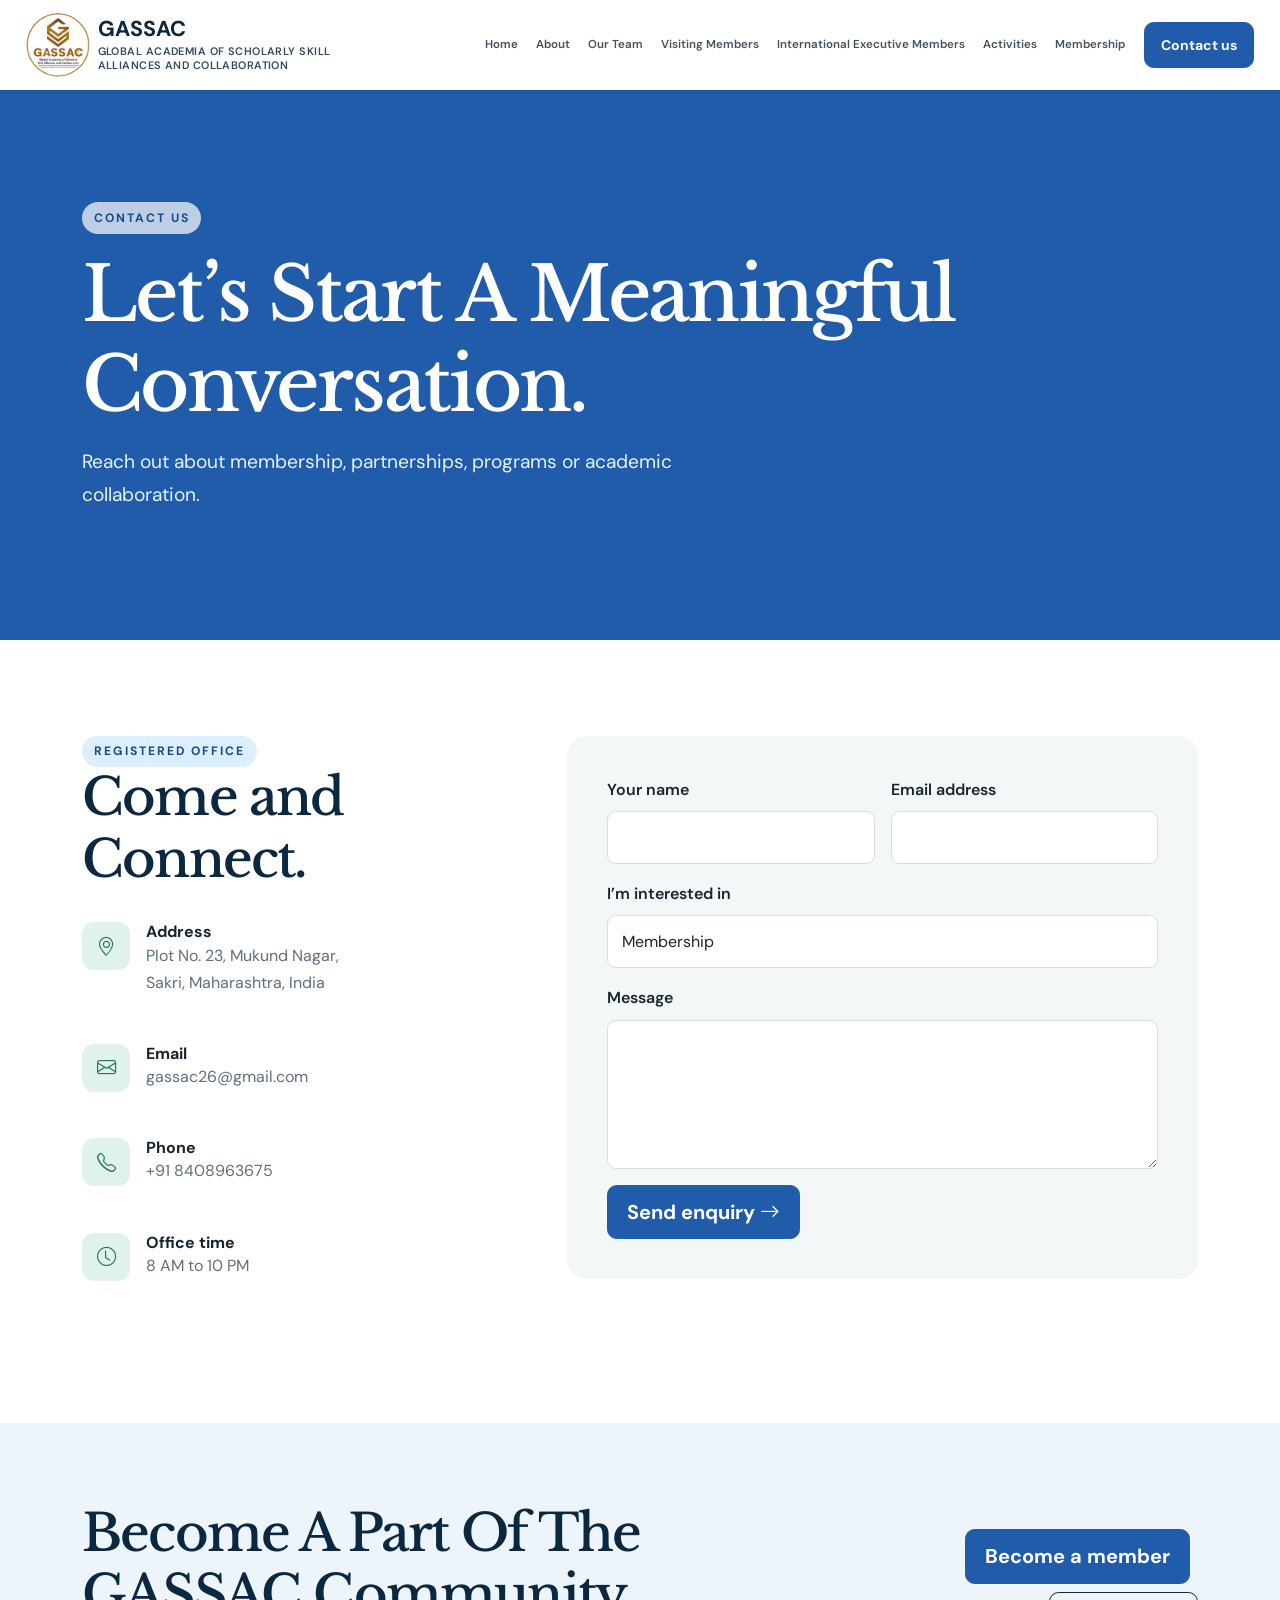
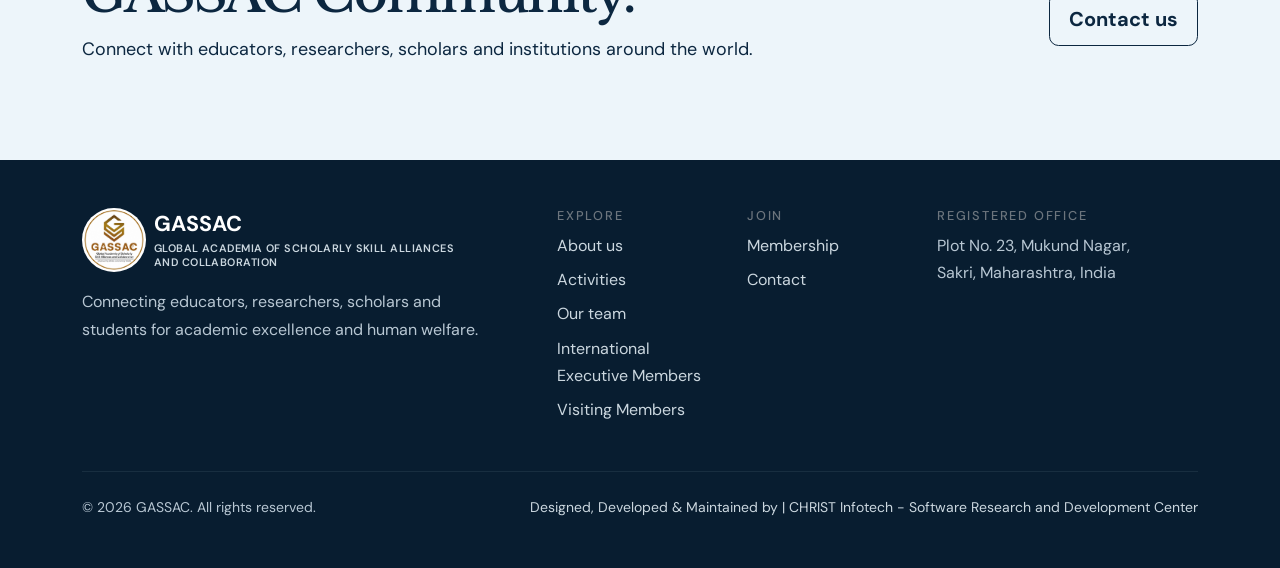
<file: contact.html>
<!doctype html>
<html lang="en">
<head>
  <meta charset="utf-8">
  <meta name="viewport" content="width=device-width, initial-scale=1">
  <meta name="description" content="Global Academia of Scholarly Skill Alliances and Collaboration — advancing education, research and global cooperation.">
  <title>Contact Us | GASSAC</title>
  <link rel="icon" type="image/jpeg" href="assets/images/logo.jpeg">
  <link rel="preconnect" href="https://fonts.googleapis.com">
  <link rel="preconnect" href="https://fonts.gstatic.com" crossorigin>
  <link href="https://fonts.googleapis.com/css2?family=DM+Sans:wght@400;500;600;700&family=Libre+Baskerville:wght@700&display=swap" rel="stylesheet">
  <link href="https://cdn.jsdelivr.net/npm/bootstrap@5.3.3/dist/css/bootstrap.min.css" rel="stylesheet">
  <link rel="stylesheet" href="https://cdn.jsdelivr.net/npm/bootstrap-icons@1.11.3/font/bootstrap-icons.min.css">
  <link rel="stylesheet" href="css/style.css">
</head>
<body>
  <a class="skip-link" href="#main">Skip to content</a>

  <nav class="navbar navbar-expand-lg navbar-light bg-white sticky-top shadow-sm" aria-label="Main navigation">
    <div class="container">
      <a class="navbar-brand d-flex align-items-center gap-2" href="index.html">
        <img class="brand-logo" src="assets/images/logo.jpeg" alt="GASSAC logo">
        <span class="brand-name">
          <strong>GASSAC</strong>
          <small>Global Academia of Scholarly Skill<br>Alliances and Collaboration</small>
        </span>
      </a>
      <button class="navbar-toggler" type="button" data-bs-toggle="collapse" data-bs-target="#mainNav" aria-controls="mainNav" aria-expanded="false" aria-label="Toggle navigation">
        <span class="navbar-toggler-icon"></span>
      </button>
      <div class="collapse navbar-collapse" id="mainNav">
        <ul class="navbar-nav ms-auto align-items-lg-center gap-lg-1">
          <li class="nav-item"><a class="nav-link" href="index.html">Home</a></li>
          <li class="nav-item"><a class="nav-link" href="about.html">About</a></li>
          <li class="nav-item"><a class="nav-link" href="team.html">Our Team</a></li>
          <li class="nav-item"><a class="nav-link" href="visiting-members.html">Visiting Members</a></li>
          <li class="nav-item"><a class="nav-link" href="international-executive-members.html">International Executive Members</a></li>
          <li class="nav-item"><a class="nav-link" href="activities.html">Activities</a></li>
          <li class="nav-item"><a class="nav-link" href="membership.html">Membership</a></li>
          <li class="nav-item ms-lg-2"><a class="btn btn-primary btn-sm px-3" href="contact.html">Contact us</a></li>
        </ul>
      </div>
    </div>
  </nav>

  <main id="main">
    <section class="page-hero contact-hero">
      <div class="container">
        <span class="eyebrow">Contact us</span>
        <h1>Let’s Start A Meaningful Conversation.</h1>
        <p>Reach out about membership, partnerships, programs or academic collaboration.</p>
      </div>
    </section>

    <section class="section">
      <div class="container">
        <div class="row g-5">
          <div class="col-lg-5">
            <span class="eyebrow dark">Registered office</span>
            <h2>Come and Connect.</h2>
            <div class="contact-detail">
              <i class="bi bi-geo-alt"></i>
              <div>
                <h3>Address</h3>
                <p>Plot No. 23, Mukund Nagar,<br>Sakri, Maharashtra, India</p>
              </div>
            </div>
            <div class="contact-detail">
              <i class="bi bi-envelope"></i>
              <div>
                <h3>Email</h3>
                <p>gassac26@gmail.com</p>
              </div>
            </div>
            <div class="contact-detail">
              <i class="bi bi-telephone"></i>
              <div>
                <h3>Phone</h3>
                <p>+91 8408963675</p>
              </div>
            </div>
            <div class="contact-detail">
              <i class="bi bi-clock"></i>
              <div>
                <h3>Office time</h3>
                <p>8 AM to 10 PM</p>
              </div>
            </div>
          </div>
          <div class="col-lg-7">
            <form class="contact-form">
              <div class="row g-3">
                <div class="col-md-6">
                  <label class="form-label" for="name">Your name</label>
                  <input class="form-control" id="name" name="name" required>
                </div>
                <div class="col-md-6">
                  <label class="form-label" for="email">Email address</label>
                  <input class="form-control" type="email" id="email" name="email" required>
                </div>
                <div class="col-12">
                  <label class="form-label" for="subject">I’m interested in</label>
                  <select class="form-select" id="subject" name="subject">
                    <option>Membership</option>
                    <option>Institutional partnership</option>
                    <option>Events and activities</option>
                    <option>Research collaboration</option>
                    <option>Other enquiry</option>
                  </select>
                </div>
                <div class="col-12">
                  <label class="form-label" for="message">Message</label>
                  <textarea class="form-control" id="message" name="message" rows="5" required></textarea>
                </div>
                <div class="col-12">
                  <button class="btn btn-primary btn-lg" type="submit">Send enquiry <i class="bi bi-arrow-right"></i></button>
                </div>
              </div>
            </form>
          </div>
        </div>
      </div>
    </section>

    <section class="impact-band">
      <div class="container"><div class="row align-items-center g-4">
        <div class="col-lg-8"><h2>Become A Part Of The GASSAC Community.</h2><p>Connect with educators, researchers, scholars and institutions around the world.</p></div>
        <div class="col-lg-4 text-lg-end"><a class="btn btn-light btn-lg me-2 mb-2" href="membership.html">Become a member</a><a class="btn btn-outline-light btn-lg mb-2" href="contact.html">Contact us</a></div>
      </div></div>
    </section>
  </main>

  <footer class="site-footer">
    <div class="container py-5">
      <div class="row g-4 align-items-start">
        <div class="col-lg-5">
          <div class="d-flex align-items-center gap-2 mb-3">
            <img class="brand-logo footer-logo" src="assets/images/logo.jpeg" alt="GASSAC logo">
            <span class="footer-brand-name"><strong>GASSAC</strong><small>Global Academia of Scholarly Skill Alliances and Collaboration</small></span>
          </div>
          <p class="footer-copy">Connecting educators, researchers, scholars and students for academic excellence and human welfare.</p>
        </div>
        <div class="col-6 col-lg-2">
          <h2 class="footer-title text-secondary">Explore</h2>
          <a href="about.html">About us</a>
          <a href="activities.html">Activities</a>
          <a href="team.html">Our team</a>
          <a href="international-executive-members.html">International Executive Members</a>
          <a href="visiting-members.html">Visiting Members</a>
        </div>
        <div class="col-6 col-lg-2">
          <h2 class="footer-title text-secondary">Join</h2>
          <a href="membership.html">Membership</a>
          <a href="contact.html">Contact</a>
        </div>
        <div class="col-lg-3">
          <h2 class="footer-title text-secondary">Registered office</h2>
          <p>Plot No. 23, Mukund Nagar,<br>Sakri, Maharashtra, India</p>
        </div>
      </div>
      <hr>
      <div class="footer-credit-row small">
        <span>© <span id="year"></span> GASSAC. All rights reserved.</span>
        <div class="footer-credit-links">
          <a href="https://christinfotech.org/" target="_blank" rel="noopener">Designed, Developed & Maintained by | CHRIST Infotech - Software Research and Development Center</a>
        </div>
      </div>
    </div>
  </footer>

  <script src="https://cdn.jsdelivr.net/npm/bootstrap@5.3.3/dist/js/bootstrap.bundle.min.js"></script>
  <script src="js/main.js"></script>
  <script src="js/contact.js"></script>
</body>
</html>
</file>
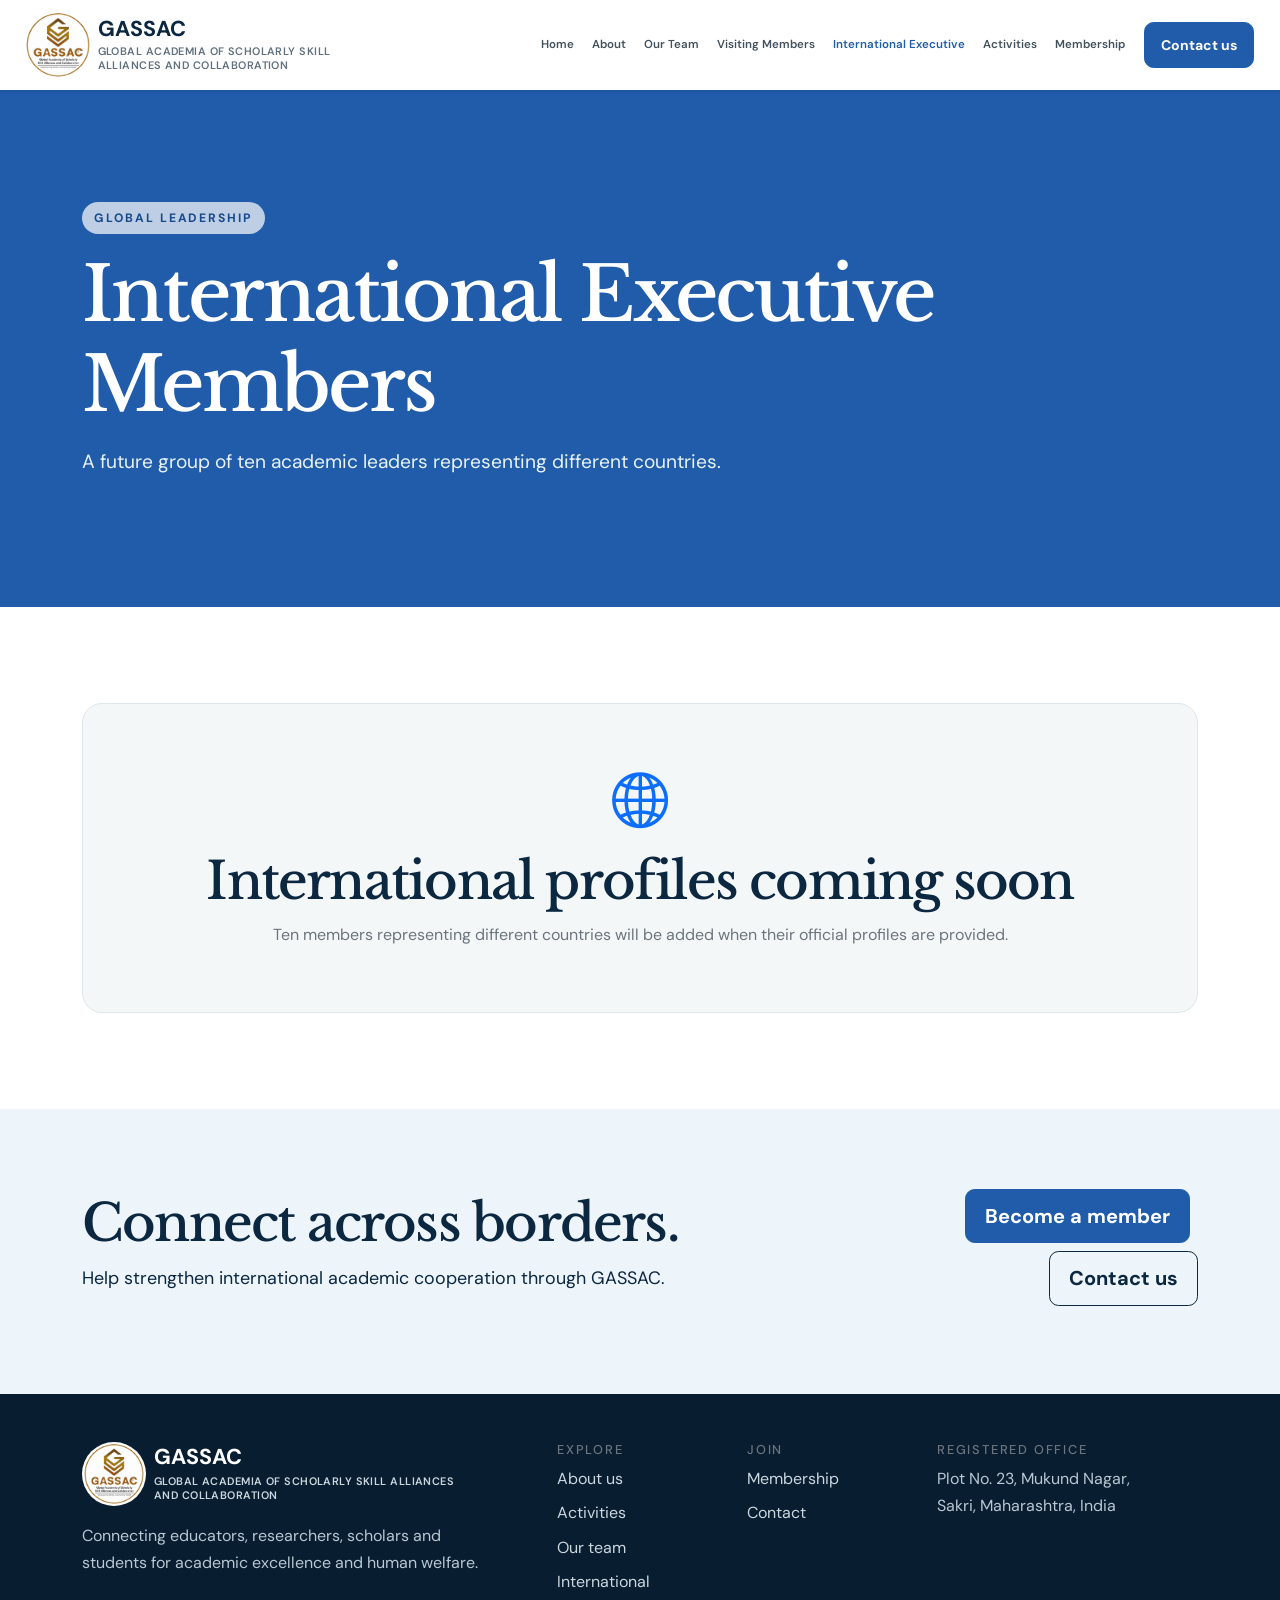
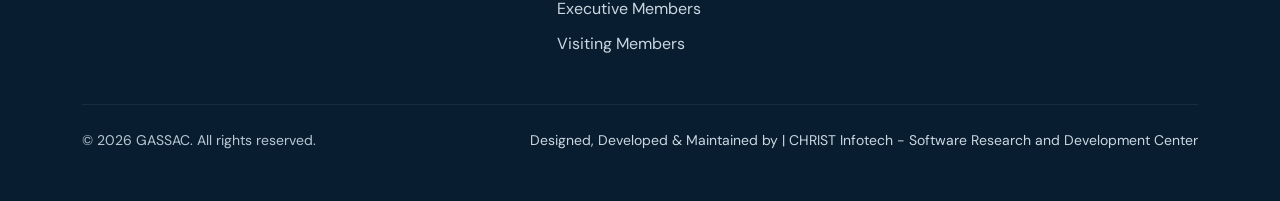
<file: international-executive-members.html>
<!doctype html>
<html lang="en">

<head>
  <meta charset="utf-8">
  <meta name="viewport" content="width=device-width, initial-scale=1">
  <meta name="description"
    content="International Executive Members of Global Academia of Scholarly Skill Alliances and Collaboration.">
  <title>International Executive Members | GASSAC</title>
  <link rel="icon" type="image/jpeg" href="assets/images/logo.jpeg">
  <link rel="preconnect" href="https://fonts.googleapis.com">
  <link rel="preconnect" href="https://fonts.gstatic.com" crossorigin>
  <link
    href="https://fonts.googleapis.com/css2?family=DM+Sans:wght@400;500;600;700&family=Libre+Baskerville:wght@700&display=swap"
    rel="stylesheet">
  <link href="https://cdn.jsdelivr.net/npm/bootstrap@5.3.3/dist/css/bootstrap.min.css" rel="stylesheet">
  <link rel="stylesheet" href="https://cdn.jsdelivr.net/npm/bootstrap-icons@1.11.3/font/bootstrap-icons.min.css">
  <link rel="stylesheet" href="css/style.css">
</head>

<body><a class="skip-link" href="#main">Skip to content</a>
  <nav class="navbar navbar-expand-lg navbar-light bg-white sticky-top shadow-sm" aria-label="Main navigation">
    <div class="container"><a class="navbar-brand d-flex align-items-center gap-2" href="index.html"><img
          class="brand-logo" src="assets/images/logo.jpeg" alt="GASSAC logo"><span
          class="brand-name"><strong>GASSAC</strong>
          <p class="brand-full-name">Global Academia of Scholarly Skill<br>Alliances and Collaboration</p>
        </span></a><button class="navbar-toggler" type="button" data-bs-toggle="collapse" data-bs-target="#mainNav"
        aria-controls="mainNav" aria-expanded="false" aria-label="Toggle navigation"><span
          class="navbar-toggler-icon"></span></button>
      <div class="collapse navbar-collapse" id="mainNav">
        <ul class="navbar-nav ms-auto align-items-lg-center gap-lg-1">
          <li class="nav-item"><a class="nav-link" href="index.html">Home</a></li>
          <li class="nav-item"><a class="nav-link" href="about.html">About</a></li>
          <li class="nav-item"><a class="nav-link" href="team.html">Our Team</a></li>
          <li class="nav-item"><a class="nav-link" href="visiting-members.html">Visiting Members</a></li>
          <li class="nav-item"><a class="nav-link active" href="international-executive-members.html">International
              Executive</a></li>
          <li class="nav-item"><a class="nav-link" href="activities.html">Activities</a></li>
          <li class="nav-item"><a class="nav-link" href="membership.html">Membership</a></li>
          <li class="nav-item ms-lg-2"><a class="btn btn-primary btn-sm px-3" href="contact.html">Contact us</a></li>
        </ul>
      </div>
    </div>
  </nav>
  <main id="main">
    <section class="page-hero team-hero">
      <div class="container"><span class="eyebrow">Global leadership</span>
        <h1>International Executive Members</h1>
        <p>A future group of ten academic leaders representing different countries.</p>
      </div>
    </section>
    <section class="section">
      <div class="container">
        <div class="placeholder-panel"><i class="bi bi-globe2 display-4 text-primary"></i>
          <h2 class="mt-3">International profiles coming soon</h2>
          <p class="text-secondary mb-0">Ten members representing different countries will be added when their official
            profiles are provided.</p>
        </div>
      </div>
    </section>
    <section class="impact-band">
      <div class="container">
        <div class="row align-items-center g-4">
          <div class="col-lg-8">
            <h2>Connect across borders.</h2>
            <p>Help strengthen international academic cooperation through GASSAC.</p>
          </div>
          <div class="col-lg-4 text-lg-end"><a class="btn btn-light btn-lg me-2 mb-2" href="membership.html">Become a
              member</a><a class="btn btn-outline-light btn-lg mb-2" href="contact.html">Contact us</a></div>
        </div>
      </div>
    </section>
  </main>
  <footer class="site-footer">
    <div class="container py-5">
      <div class="row g-4 align-items-start">
        <div class="col-lg-5">
          <div class="d-flex align-items-center gap-2 mb-3"><img class="brand-logo footer-logo"
              src="assets/images/logo.jpeg" alt="GASSAC logo"><span
              class="footer-brand-name"><strong>GASSAC</strong><small>Global Academia of Scholarly Skill Alliances and
                Collaboration</small></span></div>
          <p class="footer-copy">Connecting educators, researchers, scholars and students for academic excellence and
            human welfare.</p>
        </div>
        <div class="col-6 col-lg-2">
          <h2 class="footer-title text-secondary">Explore</h2>
          <a href="about.html">About us</a>
          <a href="activities.html">Activities</a>
          <a href="team.html">Our team</a>
          <a href="international-executive-members.html">International Executive Members</a>
          <a href="visiting-members.html">Visiting Members</a>
        </div>
        <div class="col-6 col-lg-2">
          <h2 class="footer-title text-secondary">Join</h2><a href="membership.html">Membership</a><a
            href="contact.html">Contact</a>
        </div>
        <div class="col-lg-3">
          <h2 class="footer-title text-secondary">Registered office</h2>
          <p>Plot No. 23, Mukund Nagar,<br>Sakri, Maharashtra, India</p>
        </div>
      </div>
      <hr>
      <div class="footer-credit-row small"><span>© <span id="year"></span> GASSAC. All rights reserved.</span>
        <div class="footer-credit-links"><a href="https://christinfotech.org/" target="_blank" rel="noopener">Designed,
            Developed &amp; Maintained by | CHRIST Infotech - Software Research and Development Center</a></div>
      </div>
    </div>
  </footer>
  <script src="https://cdn.jsdelivr.net/npm/bootstrap@5.3.3/dist/js/bootstrap.bundle.min.js"></script>
  <script src="js/main.js"></script>
</body>

</html>
</file>
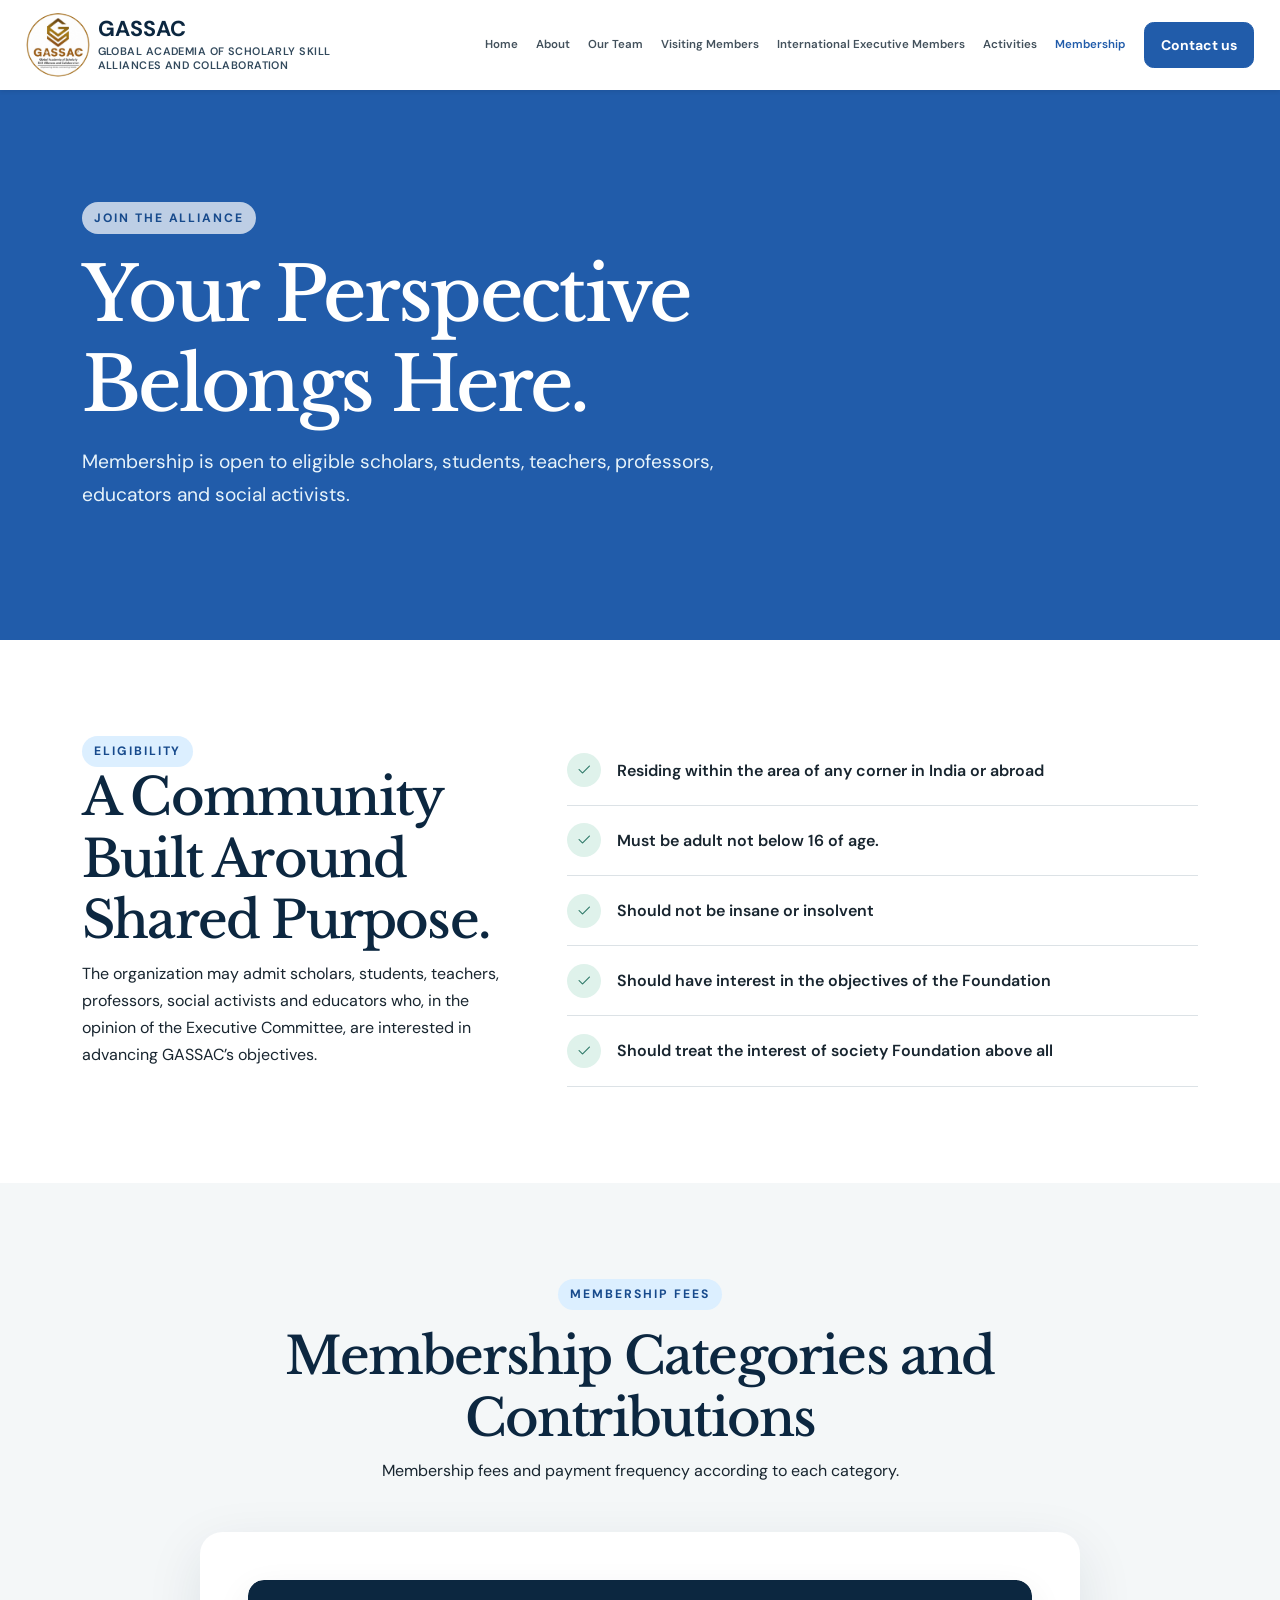
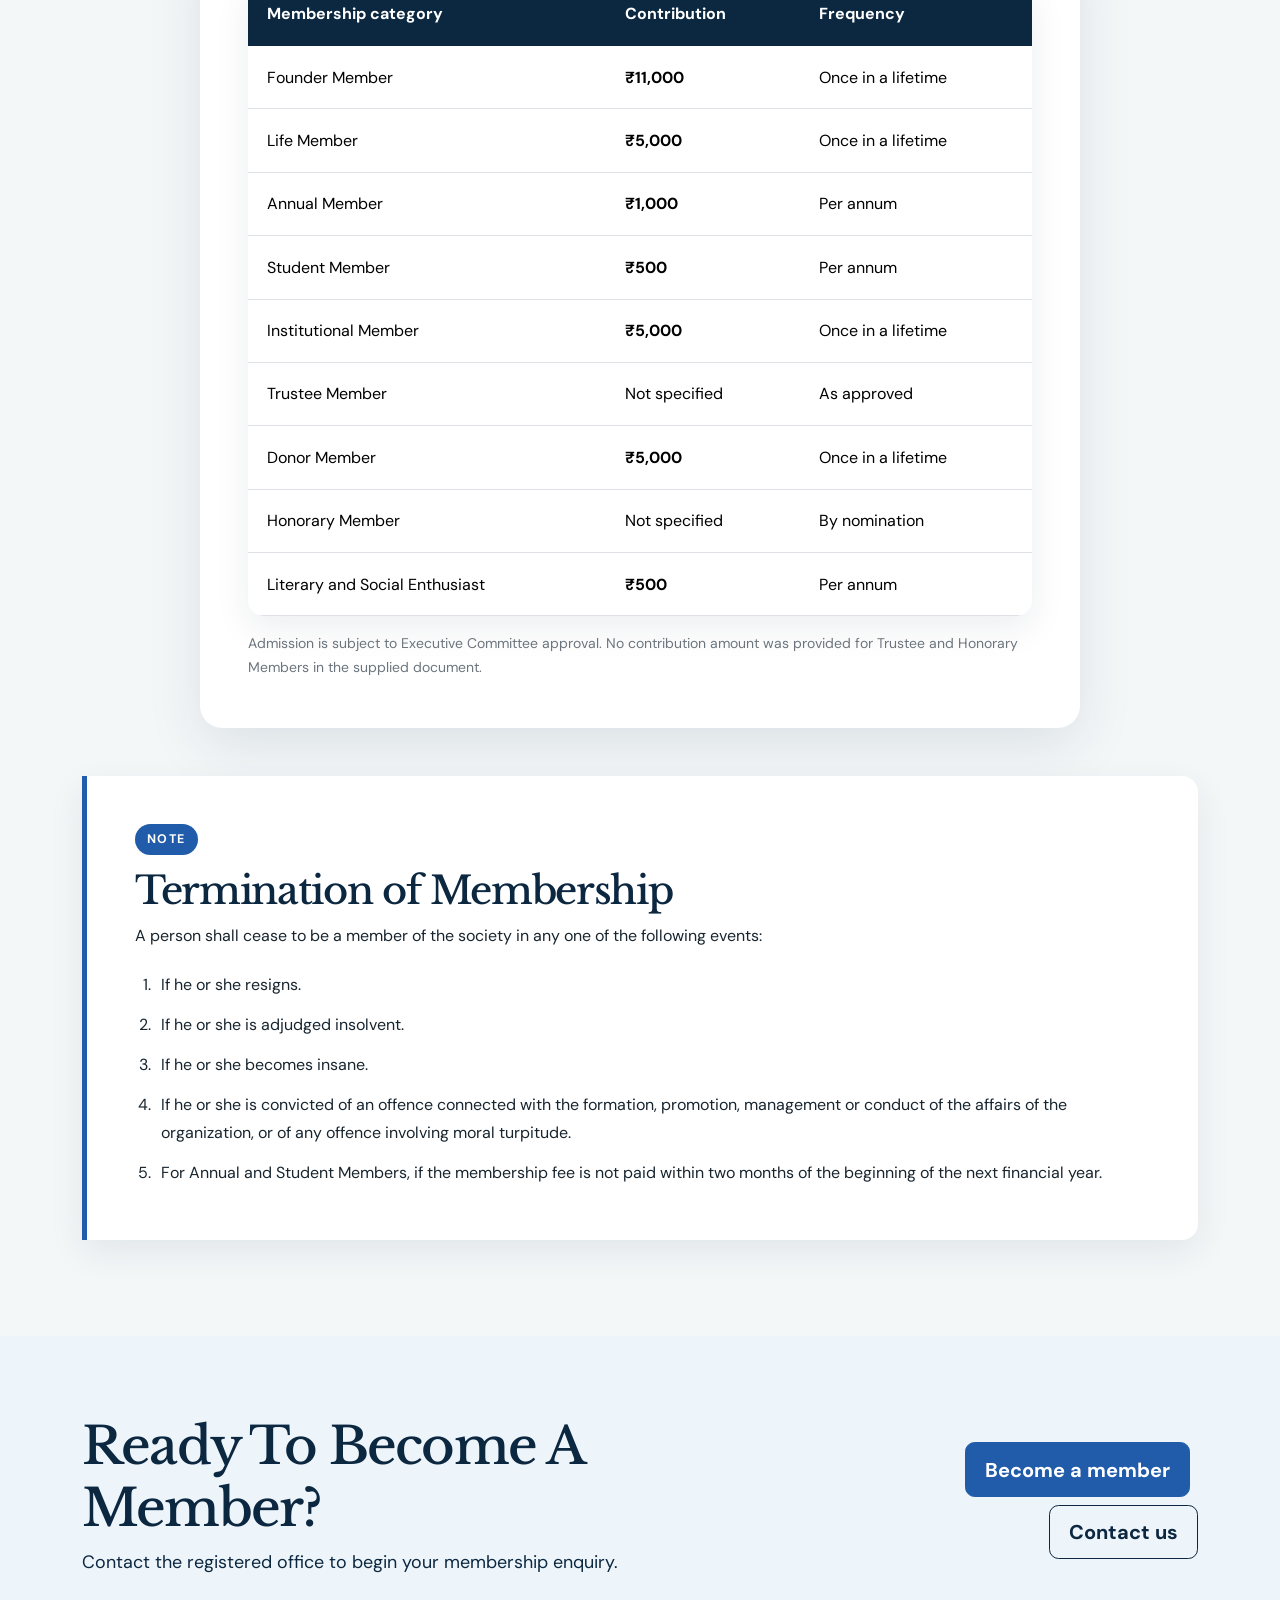
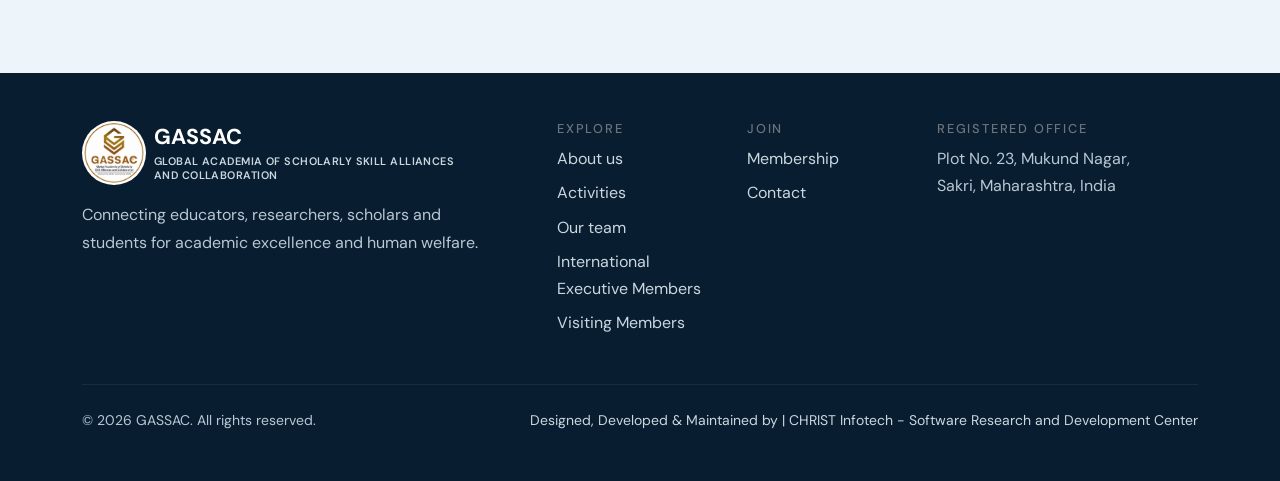
<file: membership.html>
<!doctype html>
<html lang="en">
<head>
  <meta charset="utf-8">
  <meta name="viewport" content="width=device-width, initial-scale=1">
  <meta name="description" content="Global Academia of Scholarly Skill Alliances and Collaboration — advancing education, research and global cooperation.">
  <title>Membership | GASSAC</title>
  <link rel="icon" type="image/jpeg" href="assets/images/logo.jpeg">
  <link rel="preconnect" href="https://fonts.googleapis.com">
  <link rel="preconnect" href="https://fonts.gstatic.com" crossorigin>
  <link href="https://fonts.googleapis.com/css2?family=DM+Sans:wght@400;500;600;700&family=Libre+Baskerville:wght@700&display=swap" rel="stylesheet">
  <link href="https://cdn.jsdelivr.net/npm/bootstrap@5.3.3/dist/css/bootstrap.min.css" rel="stylesheet">
  <link rel="stylesheet" href="https://cdn.jsdelivr.net/npm/bootstrap-icons@1.11.3/font/bootstrap-icons.min.css">
  <link rel="stylesheet" href="css/style.css">
</head>
<body>
  <a class="skip-link" href="#main">Skip to content</a>

  <nav class="navbar navbar-expand-lg navbar-light bg-white sticky-top shadow-sm" aria-label="Main navigation">
    <div class="container">
      <a class="navbar-brand d-flex align-items-center gap-2" href="index.html">
        <img class="brand-logo" src="assets/images/logo.jpeg" alt="GASSAC logo">
        <span class="brand-name">
          <strong>GASSAC</strong>
          <small>Global Academia of Scholarly Skill<br>Alliances and Collaboration</small>
        </span>
      </a>
      <button class="navbar-toggler" type="button" data-bs-toggle="collapse" data-bs-target="#mainNav" aria-controls="mainNav" aria-expanded="false" aria-label="Toggle navigation">
        <span class="navbar-toggler-icon"></span>
      </button>
      <div class="collapse navbar-collapse" id="mainNav">
        <ul class="navbar-nav ms-auto align-items-lg-center gap-lg-1">
          <li class="nav-item"><a class="nav-link" href="index.html">Home</a></li>
          <li class="nav-item"><a class="nav-link" href="about.html">About</a></li>
          <li class="nav-item"><a class="nav-link" href="team.html">Our Team</a></li>
          <li class="nav-item"><a class="nav-link" href="visiting-members.html">Visiting Members</a></li>
          <li class="nav-item"><a class="nav-link" href="international-executive-members.html">International Executive Members</a></li>
          <li class="nav-item"><a class="nav-link" href="activities.html">Activities</a></li>
          <li class="nav-item"><a class="nav-link active" href="membership.html">Membership</a></li>
          <li class="nav-item ms-lg-2"><a class="btn btn-primary btn-sm px-3" href="contact.html">Contact us</a></li>
        </ul>
      </div>
    </div>
  </nav>

  <main id="main">
    <section class="page-hero membership-hero">
      <div class="container">
        <span class="eyebrow">Join the alliance</span>
        <h1>Your Perspective Belongs Here.</h1>
        <p>Membership is open to eligible scholars, students, teachers, professors, educators and social activists.</p>
      </div>
    </section>

    <section class="section">
      <div class="container">
        <div class="row g-5">
          <div class="col-lg-5">
            <span class="eyebrow dark">Eligibility</span>
            <h2>A Community Built Around Shared Purpose.</h2>
            <p>The organization may admit scholars, students, teachers, professors, social activists and educators who, in the opinion of the Executive Committee, are interested in advancing GASSAC’s objectives.</p>
          </div>
          <div class="col-lg-7">
            <ul class="check-list">
              <li><i class="bi bi-check2"></i><span>Residing within the area of any corner in India or abroad</span></li>
              <li><i class="bi bi-check2"></i><span>Must be adult not below 16 of age.</span></li>
              <li><i class="bi bi-check2"></i><span>Should not be insane or insolvent</span></li>
              <li><i class="bi bi-check2"></i><span>Should have interest in the objectives of the Foundation</span></li>
              <li><i class="bi bi-check2"></i><span>Should treat the interest of society Foundation above all</span></li>
            </ul>
          </div>
        </div>
      </div>
    </section>

    <section class="section soft-bg">
      <div class="container">
        <div class="text-center narrow mb-5">
          <span class="eyebrow dark">Membership fees</span>
          <h2 class="mt-3">Membership Categories and Contributions</h2>
          <p>Membership fees and payment frequency according to each category.</p>
        </div>
        <div class="membership-picker">
          <div class="table-responsive fee-table">
            <table class="table align-middle mb-0">
              <thead><tr><th>Membership category</th><th>Contribution</th><th>Frequency</th></tr></thead>
              <tbody>
                <tr><td>Founder Member</td><td><strong>₹11,000</strong></td><td>Once in a lifetime</td></tr>
                <tr><td>Life Member</td><td><strong>₹5,000</strong></td><td>Once in a lifetime</td></tr>
                <tr><td>Annual Member</td><td><strong>₹1,000</strong></td><td>Per annum</td></tr>
                <tr><td>Student Member</td><td><strong>₹500</strong></td><td>Per annum</td></tr>
                <tr><td>Institutional Member</td><td><strong>₹5,000</strong></td><td>Once in a lifetime</td></tr>
                <tr><td>Trustee Member</td><td>Not specified</td><td>As approved</td></tr>
                <tr><td>Donor Member</td><td><strong>₹5,000</strong></td><td>Once in a lifetime</td></tr>
                <tr><td>Honorary Member</td><td>Not specified</td><td>By nomination</td></tr>
                <tr><td>Literary and Social Enthusiast</td><td><strong>₹500</strong></td><td>Per annum</td></tr
              </tbody>
            </table>
          </div>
          <p class="small text-secondary mt-3 mb-0">Admission is subject to Executive Committee approval. No contribution amount was provided for Trustee and Honorary Members in the supplied document.</p>
        </div>

        <div class="membership-note mt-5">
          <span class="note-label">Note</span>
          <h2>Termination of Membership</h2>
          <p>A person shall cease to be a member of the society in any one of the following events:</p>
          <ol>
            <li>If he or she resigns.</li>
            <li>If he or she is adjudged insolvent.</li>
            <li>If he or she becomes insane.</li>
            <li>If he or she is convicted of an offence connected with the formation, promotion, management or conduct of the affairs of the organization, or of any offence involving moral turpitude.</li>
            <li>For Annual and Student Members, if the membership fee is not paid within two months of the beginning of the next financial year.</li>
          </ol>
        </div>
      </div>
    </section>

    <section class="impact-band">
      <div class="container"><div class="row align-items-center g-4">
        <div class="col-lg-8"><h2>Ready To Become A Member?</h2><p>Contact the registered office to begin your membership enquiry.</p></div>
        <div class="col-lg-4 text-lg-end"><a class="btn btn-light btn-lg me-2 mb-2" href="membership.html">Become a member</a><a class="btn btn-outline-light btn-lg mb-2" href="contact.html">Contact us</a></div>
      </div></div>
    </section>
  </main>

  <footer class="site-footer">
    <div class="container py-5">
      <div class="row g-4 align-items-start">
        <div class="col-lg-5">
          <div class="d-flex align-items-center gap-2 mb-3">
            <img class="brand-logo footer-logo" src="assets/images/logo.jpeg" alt="GASSAC logo">
            <span class="footer-brand-name"><strong>GASSAC</strong><small>Global Academia of Scholarly Skill Alliances and Collaboration</small></span>
          </div>
          <p class="footer-copy">Connecting educators, researchers, scholars and students for academic excellence and human welfare.</p>
        </div>
        <div class="col-6 col-lg-2">
          <h2 class="footer-title text-secondary">Explore</h2>
          <a href="about.html">About us</a>
          <a href="activities.html">Activities</a>
          <a href="team.html">Our team</a>
          <a href="international-executive-members.html">International Executive Members</a>
          <a href="visiting-members.html">Visiting Members</a>
        </div>
        <div class="col-6 col-lg-2">
          <h2 class="footer-title text-secondary">Join</h2>
          <a href="membership.html">Membership</a>
          <a href="contact.html">Contact</a>
        </div>
        <div class="col-lg-3">
          <h2 class="footer-title text-secondary">Registered office</h2>
          <p>Plot No. 23, Mukund Nagar,<br>Sakri, Maharashtra, India</p>
        </div>
      </div>
      <hr>
      <div class="footer-credit-row small">
        <span>© <span id="year"></span> GASSAC. All rights reserved.</span>
        <div class="footer-credit-links">
          <a href="https://christinfotech.org/" target="_blank" rel="noopener">Designed, Developed & Maintained by | CHRIST Infotech - Software Research and Development Center</a>
        </div>
      </div>
    </div>
  </footer>

  <script src="https://cdn.jsdelivr.net/npm/bootstrap@5.3.3/dist/js/bootstrap.bundle.min.js"></script>
  <script src="js/main.js"></script>
</body>
</html>
</file>
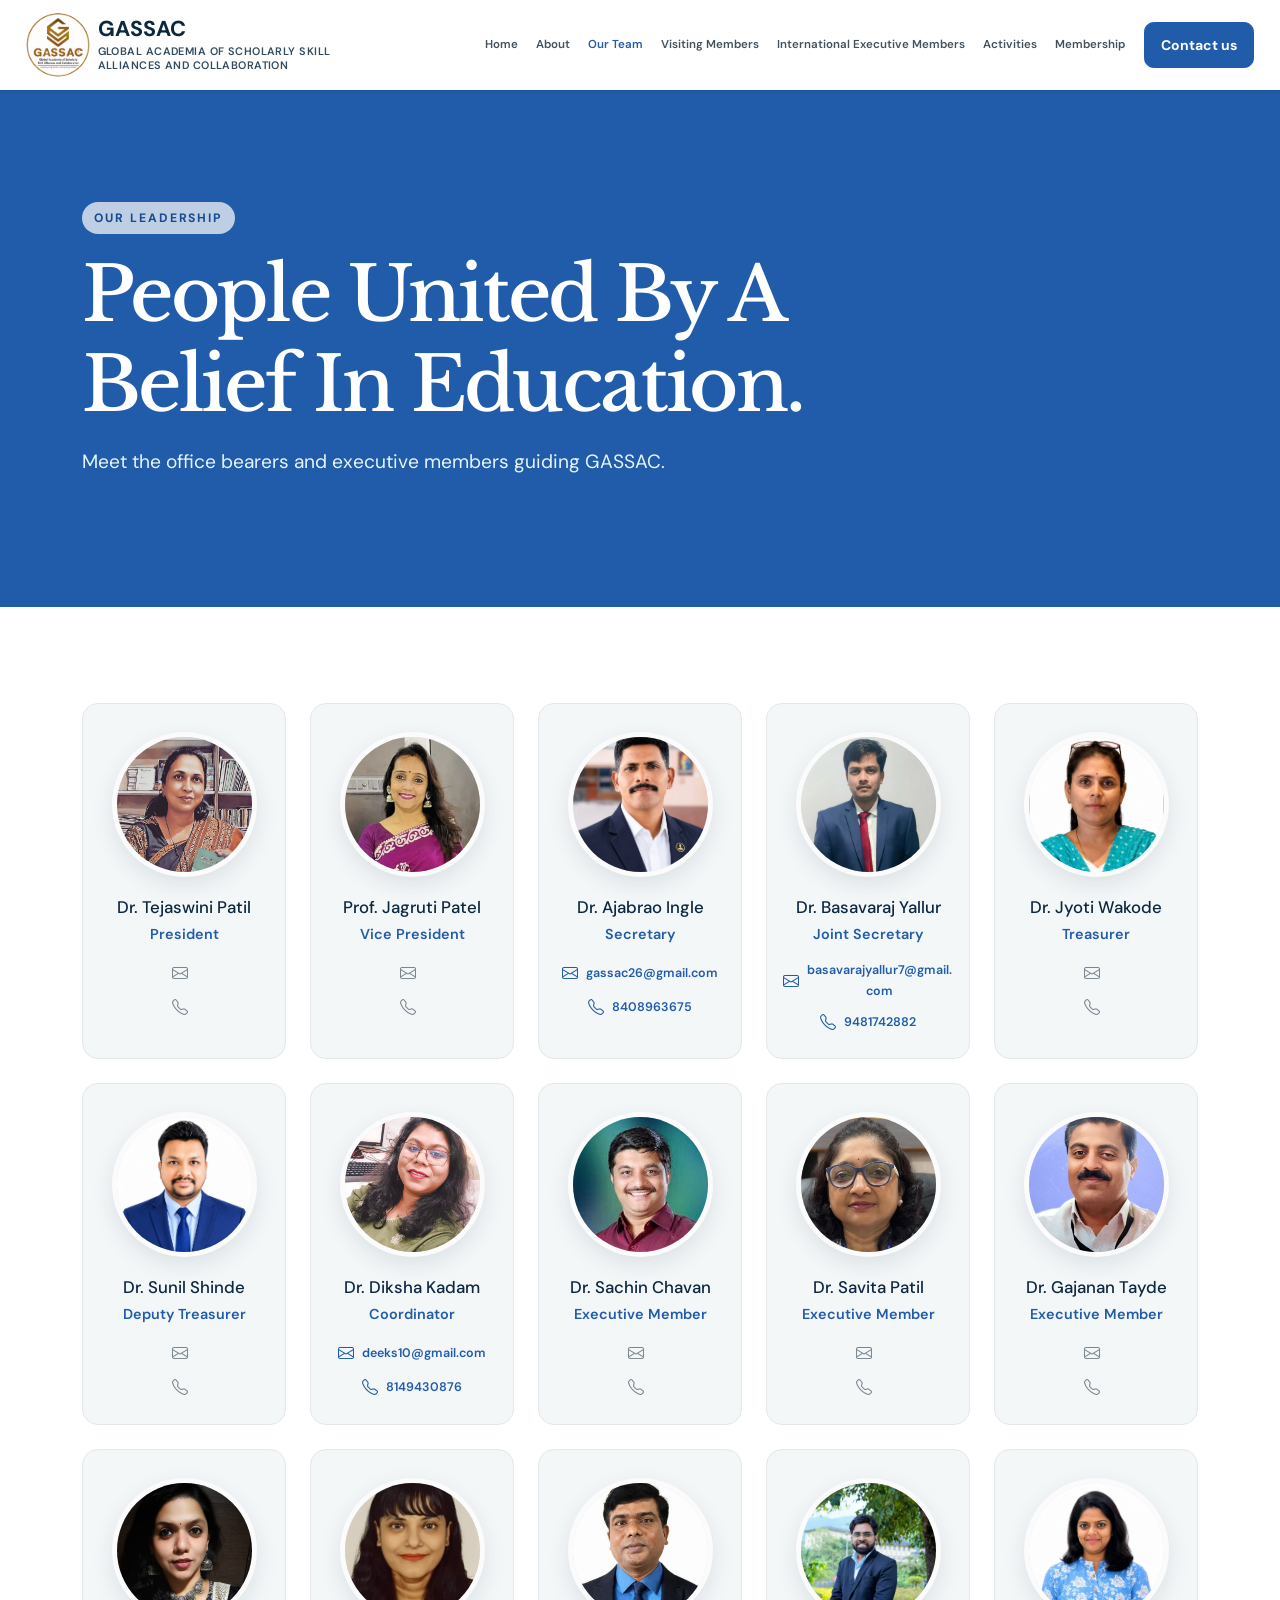
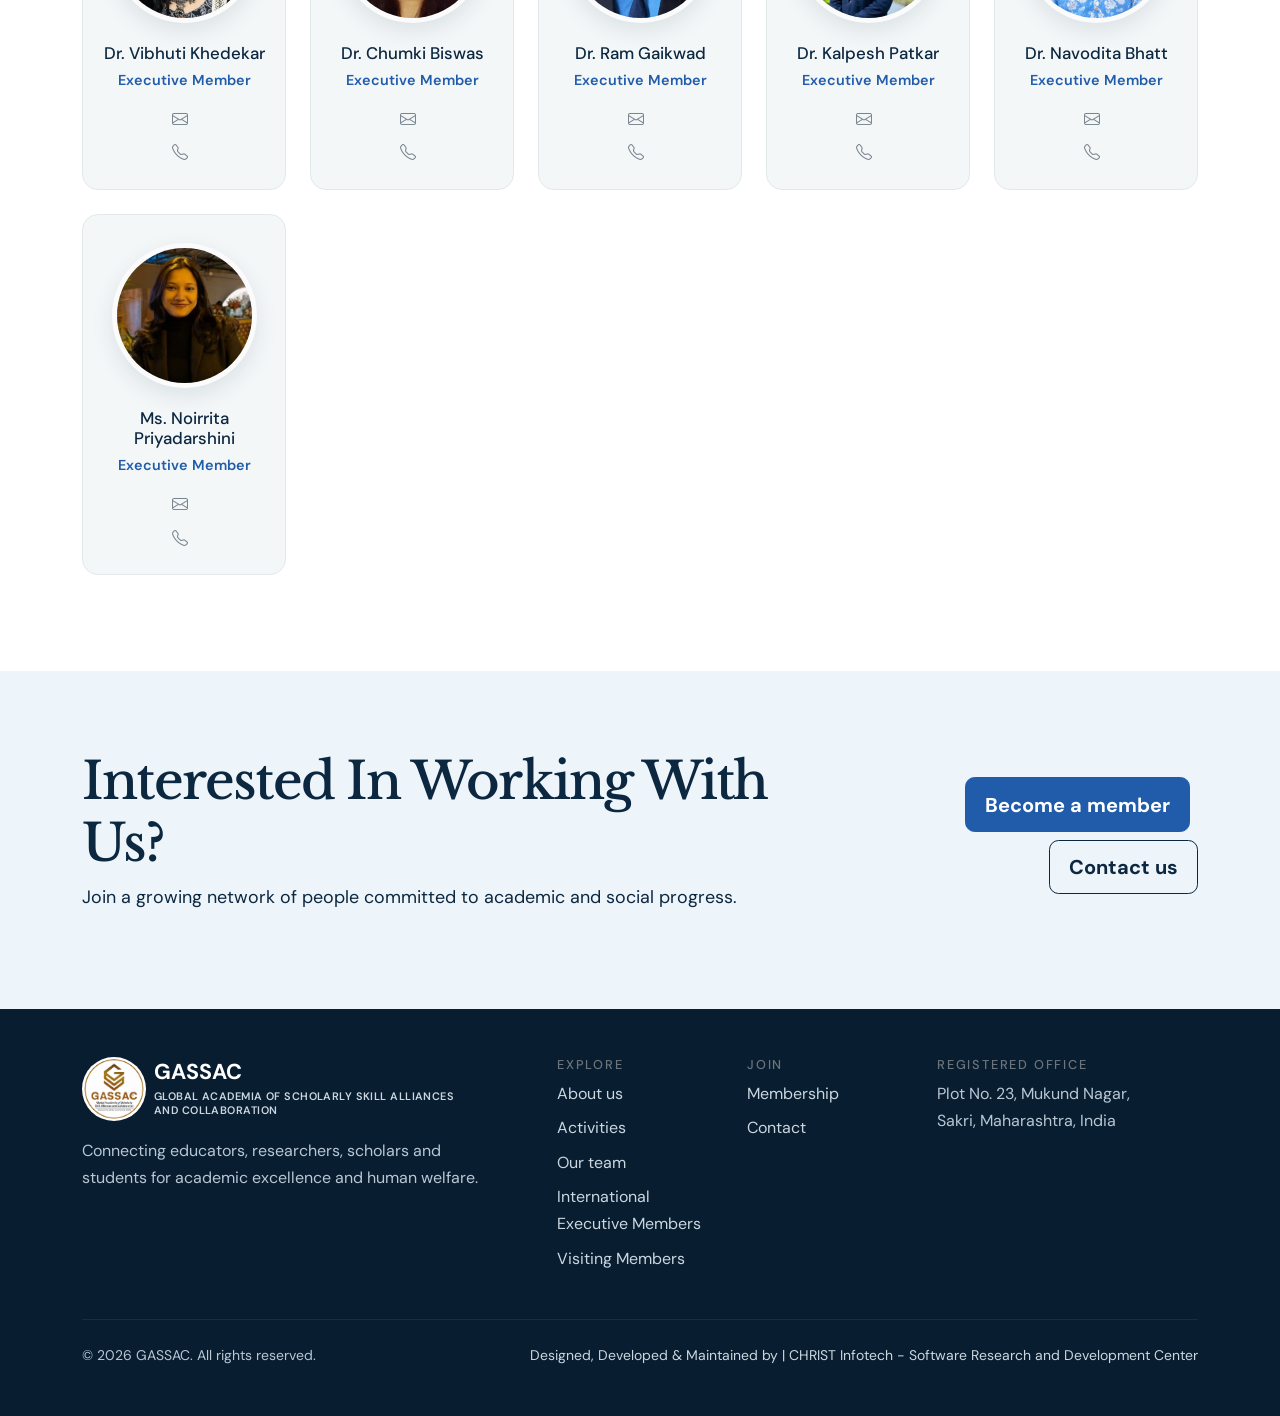
<file: team.html>
<!doctype html>
<html lang="en">
<head>
  <meta charset="utf-8">
  <meta name="viewport" content="width=device-width, initial-scale=1">
  <meta name="description" content="Global Academia of Scholarly Skill Alliances and Collaboration — advancing education, research and global cooperation.">
  <title>Our Team | GASSAC</title>
  <link rel="icon" type="image/jpeg" href="assets/images/logo.jpeg">
  <link rel="preconnect" href="https://fonts.googleapis.com">
  <link rel="preconnect" href="https://fonts.gstatic.com" crossorigin>
  <link href="https://fonts.googleapis.com/css2?family=DM+Sans:wght@400;500;600;700&family=Libre+Baskerville:wght@700&display=swap" rel="stylesheet">
  <link href="https://cdn.jsdelivr.net/npm/bootstrap@5.3.3/dist/css/bootstrap.min.css" rel="stylesheet">
  <link rel="stylesheet" href="https://cdn.jsdelivr.net/npm/bootstrap-icons@1.11.3/font/bootstrap-icons.min.css">
  <link rel="stylesheet" href="css/style.css">
</head>
<body>
  <a class="skip-link" href="#main">Skip to content</a>

  <nav class="navbar navbar-expand-lg navbar-light bg-white sticky-top shadow-sm" aria-label="Main navigation">
    <div class="container">
      <a class="navbar-brand d-flex align-items-center gap-2" href="index.html">
        <img class="brand-logo" src="assets/images/logo.jpeg" alt="GASSAC logo">
        <span class="brand-name">
          <strong>GASSAC</strong>
          <small>Global Academia of Scholarly Skill<br>Alliances and Collaboration</small>
        </span>
      </a>
      <button class="navbar-toggler" type="button" data-bs-toggle="collapse" data-bs-target="#mainNav" aria-controls="mainNav" aria-expanded="false" aria-label="Toggle navigation">
        <span class="navbar-toggler-icon"></span>
      </button>
      <div class="collapse navbar-collapse" id="mainNav">
        <ul class="navbar-nav ms-auto align-items-lg-center gap-lg-1">
          <li class="nav-item"><a class="nav-link" href="index.html">Home</a></li>
          <li class="nav-item"><a class="nav-link" href="about.html">About</a></li>
          <li class="nav-item"><a class="nav-link active" href="team.html">Our Team</a></li>
          <li class="nav-item"><a class="nav-link" href="visiting-members.html">Visiting Members</a></li>
          <li class="nav-item"><a class="nav-link" href="international-executive-members.html">International Executive Members</a></li>
          <li class="nav-item"><a class="nav-link" href="activities.html">Activities</a></li>
          <li class="nav-item"><a class="nav-link" href="membership.html">Membership</a></li>
          <li class="nav-item ms-lg-2"><a class="btn btn-primary btn-sm px-3" href="contact.html">Contact us</a></li>
        </ul>
      </div>
    </div>
  </nav>

  <main id="main">
    <section class="page-hero team-hero">
      <div class="container">
        <span class="eyebrow">Our leadership</span>
        <h1>People United By A Belief In Education.</h1>
        <p>Meet the office bearers and executive members guiding GASSAC.</p>
      </div>
    </section>

    <section class="section">
      <div class="container">
        <div class="row g-4" id="teamGrid"></div>
      </div>
    </section>

    <section class="impact-band">
      <div class="container"><div class="row align-items-center g-4">
        <div class="col-lg-8"><h2>Interested In Working With Us?</h2><p>Join a growing network of people committed to academic and social progress.</p></div>
        <div class="col-lg-4 text-lg-end"><a class="btn btn-light btn-lg me-2 mb-2" href="membership.html">Become a member</a><a class="btn btn-outline-light btn-lg mb-2" href="contact.html">Contact us</a></div>
      </div></div>
    </section>
  </main>

  <footer class="site-footer">
    <div class="container py-5">
      <div class="row g-4 align-items-start">
        <div class="col-lg-5">
          <div class="d-flex align-items-center gap-2 mb-3">
            <img class="brand-logo footer-logo" src="assets/images/logo.jpeg" alt="GASSAC logo">
            <span class="footer-brand-name"><strong>GASSAC</strong><small>Global Academia of Scholarly Skill Alliances and Collaboration</small></span>
          </div>
          <p class="footer-copy">Connecting educators, researchers, scholars and students for academic excellence and human welfare.</p>
        </div>
        <div class="col-6 col-lg-2">
          <h2 class="footer-title text-secondary">Explore</h2>
          <a href="about.html">About us</a>
          <a href="activities.html">Activities</a>
          <a href="team.html">Our team</a>
          <a href="international-executive-members.html">International Executive Members</a>
          <a href="visiting-members.html">Visiting Members</a>
        </div>
        <div class="col-6 col-lg-2">
          <h2 class="footer-title text-secondary">Join</h2>
          <a href="membership.html">Membership</a>
          <a href="contact.html">Contact</a>
        </div>
        <div class="col-lg-3">
          <h2 class="footer-title text-secondary">Registered office</h2>
          <p>Plot No. 23, Mukund Nagar,<br>Sakri, Maharashtra, India</p>
        </div>
      </div>
      <hr>
      <div class="footer-credit-row small">
        <span>© <span id="year"></span> GASSAC. All rights reserved.</span>
        <div class="footer-credit-links">
          <a href="https://christinfotech.org/" target="_blank" rel="noopener">Designed, Developed & Maintained by | CHRIST Infotech - Software Research and Development Center</a>
        </div>
      </div>
    </div>
  </footer>

  <script src="https://cdn.jsdelivr.net/npm/bootstrap@5.3.3/dist/js/bootstrap.bundle.min.js"></script>
  <script src="js/main.js"></script>
  <script src="js/team.js"></script>
</body>
</html>
</file>
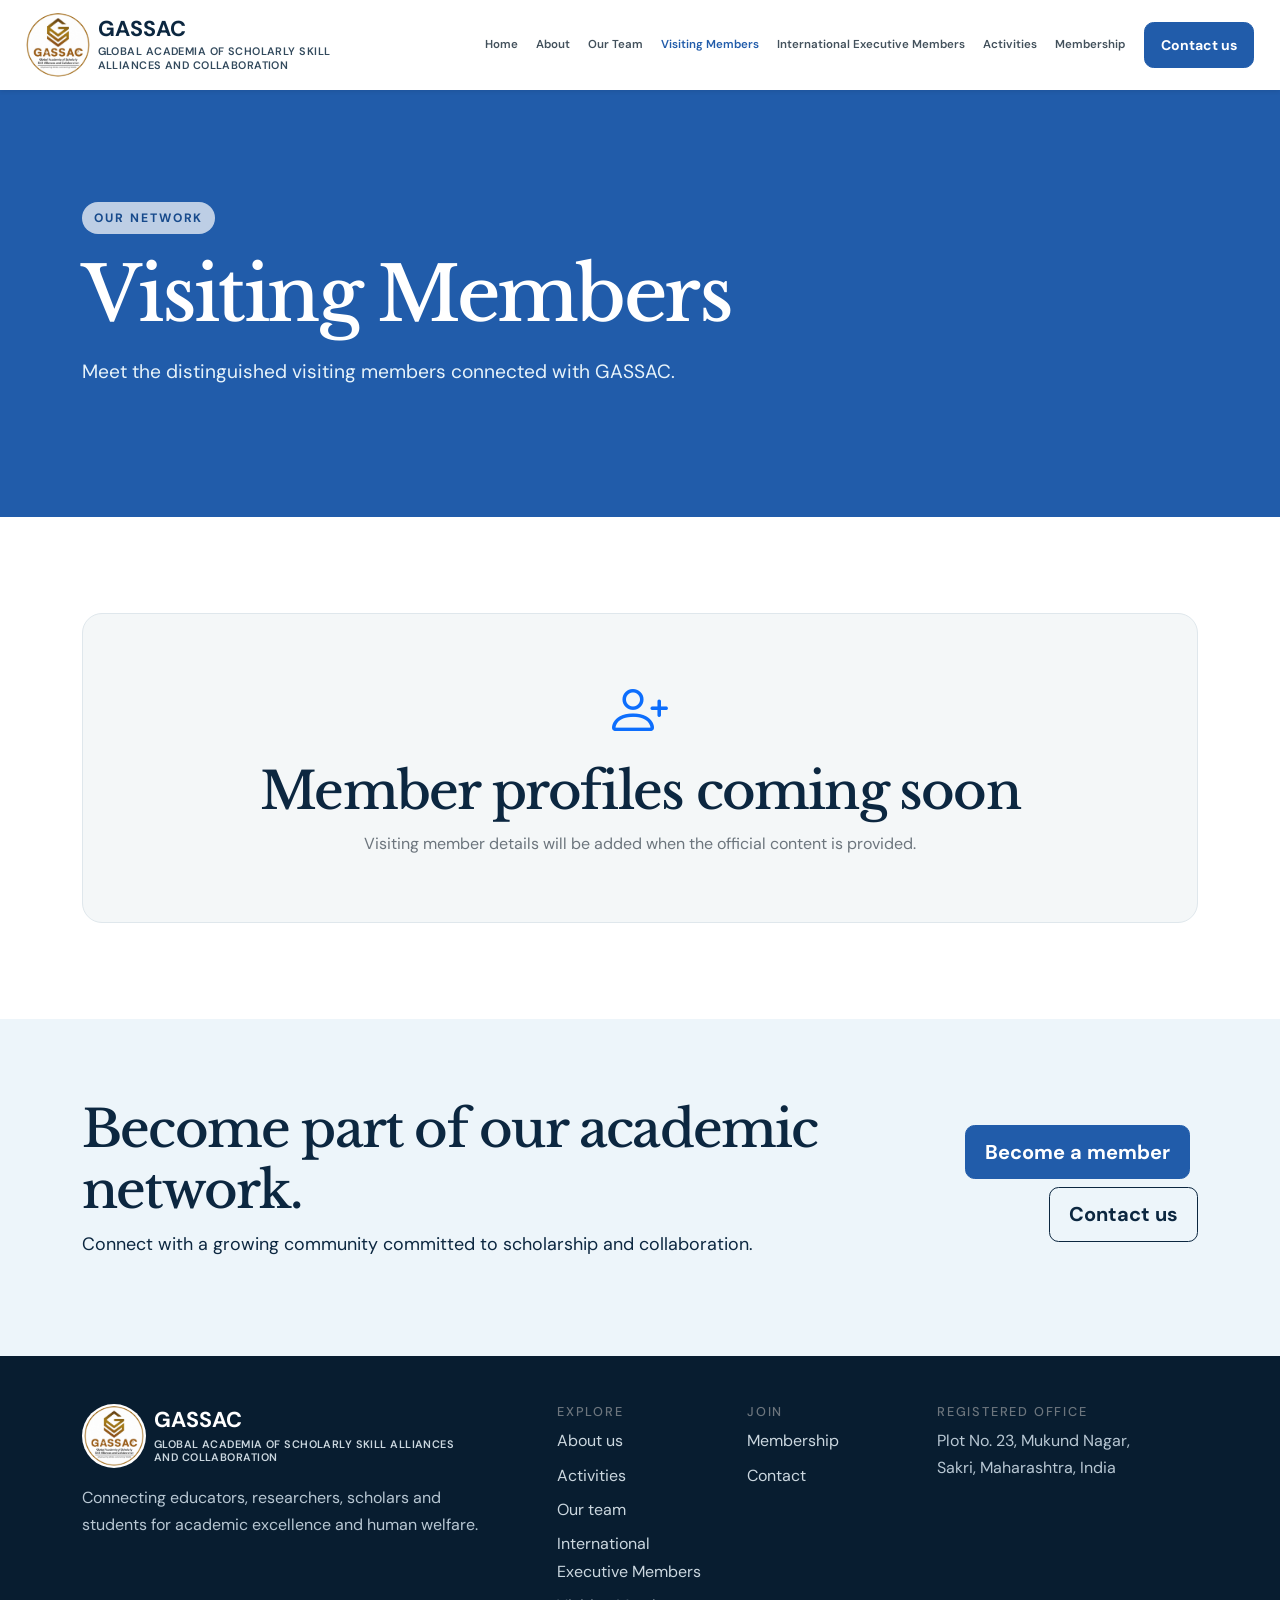
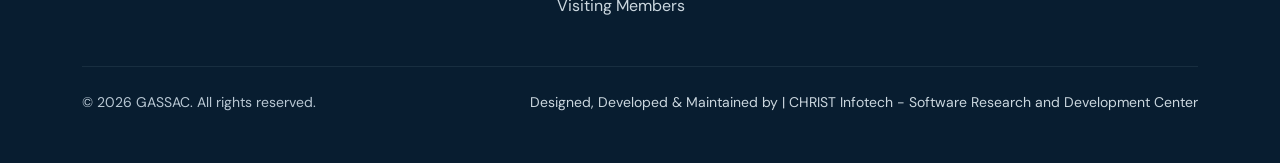
<file: visiting-members.html>
<!doctype html>
<html lang="en">

<head>
  <meta charset="utf-8">
  <meta name="viewport" content="width=device-width, initial-scale=1">
  <meta name="description"
    content="Visiting Members of Global Academia of Scholarly Skill Alliances and Collaboration.">
  <title>Visiting Members | GASSAC</title>
  <link rel="icon" type="image/jpeg" href="assets/images/logo.jpeg">
  <link rel="preconnect" href="https://fonts.googleapis.com">
  <link rel="preconnect" href="https://fonts.gstatic.com" crossorigin>
  <link
    href="https://fonts.googleapis.com/css2?family=DM+Sans:wght@400;500;600;700&family=Libre+Baskerville:wght@700&display=swap"
    rel="stylesheet">
  <link href="https://cdn.jsdelivr.net/npm/bootstrap@5.3.3/dist/css/bootstrap.min.css" rel="stylesheet">
  <link rel="stylesheet" href="https://cdn.jsdelivr.net/npm/bootstrap-icons@1.11.3/font/bootstrap-icons.min.css">
  <link rel="stylesheet" href="css/style.css">
</head>

<body>
  <a class="skip-link" href="#main">Skip to content</a>
  <nav class="navbar navbar-expand-lg navbar-light bg-white sticky-top shadow-sm" aria-label="Main navigation">
    <div class="container">
      <a class="navbar-brand d-flex align-items-center gap-2" href="index.html"><img class="brand-logo"
          src="assets/images/logo.jpeg" alt="GASSAC logo"><span class="brand-name"><strong>GASSAC</strong><small>Global
            Academia of Scholarly Skill<br>Alliances and Collaboration</small></span></a>
      <button class="navbar-toggler" type="button" data-bs-toggle="collapse" data-bs-target="#mainNav"
        aria-controls="mainNav" aria-expanded="false" aria-label="Toggle navigation"><span
          class="navbar-toggler-icon"></span></button>
      <div class="collapse navbar-collapse" id="mainNav">
        <ul class="navbar-nav ms-auto align-items-lg-center gap-lg-1">
          <li class="nav-item"><a class="nav-link" href="index.html">Home</a></li>
          <li class="nav-item"><a class="nav-link" href="about.html">About</a></li>
          <li class="nav-item"><a class="nav-link" href="team.html">Our Team</a></li>
          <li class="nav-item"><a class="nav-link active" href="visiting-members.html">Visiting Members</a></li>
          <li class="nav-item"><a class="nav-link" href="international-executive-members.html">International Executive Members</a></li>
          <li class="nav-item"><a class="nav-link" href="activities.html">Activities</a></li>
          <li class="nav-item"><a class="nav-link" href="membership.html">Membership</a></li>
          <li class="nav-item ms-lg-2"><a class="btn btn-primary btn-sm px-3" href="contact.html">Contact us</a></li>
        </ul>
      </div>
    </div>
  </nav>
  <main id="main">
    <section class="page-hero team-hero">
      <div class="container"><span class="eyebrow">Our network</span>
        <h1>Visiting Members</h1>
        <p>Meet the distinguished visiting members connected with GASSAC.</p>
      </div>
    </section>
    <section class="section">
      <div class="container">
        <div class="placeholder-panel"><i class="bi bi-person-plus display-4 text-primary"></i>
          <h2 class="mt-3">Member profiles coming soon</h2>
          <p class="text-secondary mb-0">Visiting member details will be added when the official content is provided.
          </p>
        </div>
      </div>
    </section>
    <section class="impact-band">
      <div class="container">
        <div class="row align-items-center g-4">
          <div class="col-lg-8">
            <h2>Become part of our academic network.</h2>
            <p>Connect with a growing community committed to scholarship and collaboration.</p>
          </div>
          <div class="col-lg-4 text-lg-end"><a class="btn btn-light btn-lg me-2 mb-2" href="membership.html">Become a
              member</a><a class="btn btn-outline-light btn-lg mb-2" href="contact.html">Contact us</a></div>
        </div>
      </div>
    </section>
  </main>
  <footer class="site-footer">
    <div class="container py-5">
      <div class="row g-4 align-items-start">
        <div class="col-lg-5">
          <div class="d-flex align-items-center gap-2 mb-3"><img class="brand-logo footer-logo"
              src="assets/images/logo.jpeg" alt="GASSAC logo"><span
              class="footer-brand-name"><strong>GASSAC</strong><small>Global Academia of Scholarly Skill Alliances and
                Collaboration</small></span></div>
          <p class="footer-copy">Connecting educators, researchers, scholars and students for academic excellence and
            human welfare.</p>
        </div>
        <div class="col-6 col-lg-2">
          <h2 class="footer-title text-secondary">Explore</h2>
          <a href="about.html">About us</a>
          <a href="activities.html">Activities</a>
          <a href="team.html">Our team</a>
          <a href="international-executive-members.html">International Executive Members</a>
          <a href="visiting-members.html">Visiting Members</a>
        </div>
        <div class="col-6 col-lg-2">
          <h2 class="footer-title text-secondary">Join</h2><a href="membership.html">Membership</a><a
            href="contact.html">Contact</a>
        </div>
        <div class="col-lg-3">
          <h2 class="footer-title text-secondary">Registered office</h2>
          <p>Plot No. 23, Mukund Nagar,<br>Sakri, Maharashtra, India</p>
        </div>
      </div>
      <hr>
      <div class="footer-credit-row small"><span>© <span id="year"></span> GASSAC. All rights reserved.</span>
        <div class="footer-credit-links"><a href="https://christinfotech.org/" target="_blank" rel="noopener">Designed,
            Developed &amp; Maintained by | CHRIST Infotech - Software Research and Development Center</a></div>
      </div>
    </div>
  </footer>
  <script src="https://cdn.jsdelivr.net/npm/bootstrap@5.3.3/dist/js/bootstrap.bundle.min.js"></script>
  <script src="js/main.js"></script>
</body>

</html>
</file>
<file: css/style.css>
:root {
    --navy: #0c2740;
    --blue: #215caa;
    --sky: #dcefff;
    --coral: #ef775f;
    --gold: #f0b84b;
    --green: #3b8d79;
    --ink: #18252f;
    --muted: #61707c;
    --soft: #f4f7f8;
    --white: #fff
}

* {
    box-sizing: border-box
}

html {
    scroll-behavior: smooth
}

body {
    font-family: 'DM Sans', sans-serif;
    color: var(--ink);
    line-height: 1.7
}

h1,
h2 {
    font-family: 'Libre Baskerville', serif;
    letter-spacing: -.035em
}

h3 {
    font-weight: 700
}

.skip-link {
    position: absolute;
    top: -50px;
    left: 1rem;
    background: #fff;
    padding: .5rem 1rem;
    z-index: 2000
}

.skip-link:focus {
    top: 1rem
}

.navbar {
    min-height: 78px
}

.navbar-brand {
    color: var(--navy)
}

.navbar-brand small {
    display: block;
    font-size: .68rem;
    letter-spacing: .04em;
    line-height: 1.25;
    text-transform: uppercase;
    color: var(--muted);
    font-weight: 600
}

.navbar-brand .h6,
.navbar-brand .brand-full-name {
    margin: .25rem 0 0;
    color: var(--muted);
    font-size: .68rem;
    font-weight: 600;
    letter-spacing: .04em;
    line-height: 1.25;
    text-transform: uppercase
}

.brand-mark {
    display: inline-grid;
    place-items: center;
    width: 43px;
    height: 43px;
    border-radius: 50% 50% 50% 16%;
    background: var(--blue);
    color: #fff;
    font-family: 'Libre Baskerville';
    font-size: 1.45rem
}

.brand-mark.light {
    background: #fff;
    color: var(--blue)
}

.brand-logo {
    width: 64px;
    height: 64px;
    flex: 0 0 64px;
    border-radius: 50%;
    object-fit: contain
}

.footer-logo {
    background: #fff;
    border: 2px solid rgba(255, 255, 255, .2)
}

.nav-link {
    font-weight: 600;
    color: #43515c !important;
    padding: .65rem .8rem !important
}

.navbar .nav-item:last-child,
.navbar .nav-item:last-child .btn {
    flex-shrink: 0
}

.nav-link.active,
.nav-link:hover {
    color: var(--blue) !important
}

.btn {
    font-weight: 700;
    border-radius: .6rem;
    padding: .7rem 1.2rem
}

.btn-primary {
    background: var(--blue);
    border-color: var(--blue)
}

.btn-primary:hover {
    background: #174a8c;
    border-color: #174a8c
}

.hero {
    position: relative;
    overflow: hidden;
    background: linear-gradient(125deg, #eaf5ff 0%, #f8fbfd 57%, #fff3ec 100%)
}

.min-vh-hero {
    min-height: calc(100vh - 78px);
    padding: 5rem 0
}

.hero h1 {
    font-size: clamp(3rem, 7vw, 6.3rem);
    line-height: 1.02;
    color: var(--navy);
    margin: 1rem 0 1.5rem
}

.hero h1 span {
    color: var(--blue)
}

.hero .lead {
    max-width: 690px;
    font-size: 1.25rem;
    color: #4d5d68;
    margin-bottom: 2rem
}

.hero .btn .bi-arrow-right {
    display: inline-block;
    margin-left: .2rem;
    transition: transform .25s ease
}

.hero .btn:hover .bi-arrow-right,
.hero .btn:focus-visible .bi-arrow-right {
    transform: translateX(6px)
}

.eyebrow {
    display: inline-block;
    font-size: .76rem;
    letter-spacing: .16em;
    text-transform: uppercase;
    font-weight: 700;
    color: #174a8c;
    background: rgba(255, 255, 255, .7);
    border-radius: 50rem;
    padding: .35rem .75rem
}

.eyebrow.dark {
    background: var(--sky)
}

.hero-card {
    position: relative;
    background: #FFFFFF;
    border: 1px solid #FFF;
    box-shadow: 0 30px 80px rgba(12, 39, 64, .15);
    backdrop-filter: blur(12px);
    border-radius: 1.5rem;
    padding: 2rem;
    transform: rotate(2deg)
}

.globe {
    font-size: 6rem;
    color: var(--blue);
    line-height: 1
}

.quote {
    font-family: 'Libre Baskerville';
    font-size: 1.3rem;
    line-height: 1.55;
    margin: 1.5rem 0
}

.mini-stat {
    display: inline-flex;
    flex-direction: column;
    margin-right: 2rem
}

.mini-stat strong {
    color: var(--coral);
    font-size: 1.15rem
}

.mini-stat span {
    font-size: .8rem;
    text-transform: uppercase;
    letter-spacing: .1em
}

.hero-orb {
    position: absolute;
    border-radius: 50%;
    filter: blur(1px)
}

.orb-one {
    width: 230px;
    height: 230px;
    background: rgba(33, 92, 170, .09);
    top: -60px;
    right: 8%
}

.orb-two {
    width: 140px;
    height: 140px;
    background: rgba(239, 119, 95, .15);
    bottom: 5%;
    left: 42%
}

.section {
    padding: 6rem 0
}

.section h2,
.impact-band h2,
.cta h2 {
    font-size: clamp(2rem, 4vw, 3.4rem);
    color: var(--navy)
}

.feature-card {
    height: 100%;
    padding: 2rem;
    border: 1px solid #e1e7eb;
    border-radius: 1rem;
    transition: .25s;
    background: #fff
}

.feature-card:hover {
    transform: translateY(-6px);
    box-shadow: 0 18px 45px rgba(12, 39, 64, .1)
}

.feature-card h3 {
    font-size: 1.5rem
}

.icon-box {
    display: grid;
    place-items: center;
    width: 55px;
    height: 55px;
    border-radius: 14px;
    background: var(--sky);
    color: var(--blue);
    font-size: 1.45rem;
    margin-bottom: 1.5rem
}

.icon-box.coral {
    background: #ffe2dc;
    color: #c64f39
}

.icon-box.gold {
    background: #fff0c9;
    color: #a36c00
}

.impact-band {
    background: #edf5fa;
    color: var(--navy);
    padding: 5rem 0
}

.impact-band h2 {
    color: var(--navy)
}

.impact-band p {
    max-width: 750px;
    font-size: 1.12rem;
    color: var(--navy)
}

.impact-band .eyebrow {
    color: var(--navy);
    background: #fff
}

.impact-band .btn-light {
    color: #fff;
    background: var(--blue);
    border-color: var(--blue)
}

.impact-band .btn-light:hover {
    background: #174a8c;
    border-color: #174a8c
}

.impact-band .btn-outline-light {
    color: var(--navy);
    border-color: var(--navy)
}

.impact-band .btn-outline-light:hover {
    color: #fff;
    background: var(--navy)
}

.page-hero {
    padding: 7rem 0;
    background: linear-gradient(120deg, var(--navy), #174f78);
    color: #e7f3fa
}

.page-hero h1 {
    color: #fff;
    font-size: clamp(2.8rem, 6vw, 4.7rem);
    max-width: 900px;
    margin: 1rem 0
}

.page-hero p {
    font-size: 1.2rem;
    max-width: 690px
}

.about-hero {
    background: linear-gradient(120deg, #5c4419, #a3792e)
}

.team-hero {
    background: linear-gradient(120deg, #14314a, #315e71)
}

.activity-hero {
    background: linear-gradient(120deg, #3e356c, #735a9b)
}

.membership-hero {
    background: linear-gradient(120deg, #783d32, #bd654f)
}

.contact-hero {
    background: linear-gradient(120deg, #155b57, #32877a)
}

.hero,
.page-hero,
.about-hero,
.team-hero,
.activity-hero,
.membership-hero,
.contact-hero {
    background: var(--blue)
}

.hero h1,
.hero h1 span,
.hero .lead {
    color: #fff
}

.hero .btn-outline-dark {
    color: #fff;
    border-color: #fff
}

.hero .btn-outline-dark:hover {
    color: var(--blue);
    background: #fff
}

.soft-bg {
    background: var(--soft)
}

.statement-card {
    height: 100%;
    border-radius: 1.25rem;
    padding: 2.5rem;
    background: #dcefff
}

.statement-card span {
    font-weight: 700;
    letter-spacing: .15em;
    color: var(--blue)
}

.statement-card h2 {
    font-size: 2.2rem;
    margin: 2rem 0 1rem
}

.dark-card {
    background: var(--navy);
    color: #dce7ef
}

.dark-card h2 {
    color: #fff
}

.dark-card span {
    color: #82b6eb
}

.value {
    text-align: center;
    padding: 1rem
}

.value i {
    display: inline-grid;
    place-items: center;
    width: 64px;
    height: 64px;
    border-radius: 50%;
    background: var(--soft);
    font-size: 1.5rem;
    color: var(--blue);
    margin-bottom: 1rem
}

.value h3 {
    font-size: 1.15rem
}

.narrow {
    max-width: 720px;
    margin-inline: auto
}

.person-card {
    display: flex;
    flex-direction: column;
    align-items: center;
    justify-content: flex-start;
    gap: 0;
    height: 100%;
    padding: 1.75rem 1rem 1.4rem;
    border-radius: 1rem;
    background: var(--soft);
    border: 1px solid #e3e8eb;
    text-align: center;
    transition: transform .25s ease, box-shadow .25s ease
}

.person-card:hover {
    transform: translateY(-5px);
    box-shadow: 0 16px 38px rgba(12, 39, 64, .11)
}

.team-column {
    width: 100%
}

.team-photo {
    width: 145px;
    height: 145px;
    margin-bottom: 1.25rem;
    border: 5px solid rgba(255, 255, 255, .85);
    border-radius: 50%;
    background: #e2e7eb;
    object-fit: cover;
    box-shadow: 0 8px 22px rgba(12, 39, 64, .1)
}

.person-card h2 {
    font-family: 'DM Sans';
    font-size: 1.05rem;
    letter-spacing: 0;
    margin: 0 0 .3rem
}

.person-card p {
    margin: 0;
    color: var(--blue);
    font-size: .9rem;
    font-weight: 600
}

.team-contact-links {
    display: flex;
    flex-direction: column;
    align-items: center;
    gap: .4rem;
    width: 100%;
    min-height: 3.8rem;
    margin-top: .85rem
}

.team-contact-link {
    display: inline-flex;
    align-items: center;
    justify-content: center;
    gap: .45rem;
    max-width: 100%;
    color: var(--blue);
    font-size: .78rem;
    font-weight: 600;
    text-decoration: none;
    overflow-wrap: anywhere;
    transition: color .2s ease, transform .2s ease
}

.team-contact-link.unavailable {
    color: #7b8790;
    cursor: default;
    font-weight: 500
}

.team-contact-link.unavailable:hover {
    color: #7b8790;
    transform: none
}

.team-contact-link i {
    flex: 0 0 auto;
    font-size: 1rem
}

.team-contact-link:hover {
    color: var(--navy);
    transform: translateY(-2px)
}

@media (min-width: 576px) {
    .team-column { width: 50% }
}

@media (min-width: 768px) {
    .team-column { width: 33.333333% }
}

@media (min-width: 992px) {
    .team-column { width: 25% }
}

@media (min-width: 1200px) {
    .team-column { width: 20% }
}

.cta {
    padding: 5rem 0;
    background: #edf5fa
}

.cta p {
    color: var(--muted);
    font-size: 1.1rem
}

.activity-card {
    position: relative;
    overflow: hidden;
    height: 100%;
    min-height: 280px;
    padding: 2.2rem;
    border-radius: 1.2rem;
    background: #e8efff
}

.activity-card > i {
    display: block;
    font-size: 3.5rem;
    color: var(--blue);
    margin: 0 0 1.25rem
}

.activity-card h2 {
    font-family: 'DM Sans';
    font-size: 1.5rem;
    letter-spacing: 0
}

.activity-card.accent {
    background: #ffe7e1
}

.activity-card.accent > i {
    color: #bd513b
}

.activity-card.gold-card {
    background: #fff0c8
}

.activity-card.gold-card > i {
    color: #9a6900
}

.activity-card.green-card {
    background: #dcf0e9
}

.activity-card.green-card > i {
    color: #267362
}

.activity-card.purple-card {
    background: #eee8fa
}

.activity-card.purple-card > i {
    color: #634a94
}

.activity-card.blue-card {
    background: #e2f3fa
}

.activity-card.blue-card > i {
    color: #236b8b
}

.check-list {
    list-style: none;
    padding: 0;
    margin: 0
}

.check-list li {
    display: flex;
    gap: 1rem;
    align-items: center;
    padding: 1.1rem 0;
    border-bottom: 1px solid #dce2e6;
    font-weight: 600
}

.check-list i {
    display: grid;
    place-items: center;
    flex: 0 0 auto;
    width: 34px;
    height: 34px;
    border-radius: 50%;
    background: #dff2eb;
    color: #267362
}

.fee-table {
    background: #fff;
    border-radius: 1rem;
    box-shadow: 0 12px 35px rgba(12, 39, 64, .08)
}

.fee-table th {
    background: var(--navy);
    color: #fff;
    padding: 1.2rem;
    border: 0
}

.fee-table th:first-child {
    border-radius: 1rem 0 0
}

.fee-table th:last-child {
    border-radius: 0 1rem 0 0
}

.fee-table td {
    padding: 1.1rem 1.2rem
}

.contact-detail {
    display: flex;
    gap: 1rem;
    margin: 2rem 0
}

.contact-detail>i {
    display: grid;
    place-items: center;
    width: 48px;
    height: 48px;
    flex: 0 0 auto;
    border-radius: 12px;
    background: #dff2eb;
    color: #267362;
    font-size: 1.2rem
}

.contact-detail h3 {
    font-size: 1rem;
    margin: 0
}

.contact-detail p {
    color: var(--muted)
}

.contact-note {
    font-size: .85rem;
    color: var(--muted);
    border-left: 3px solid var(--gold);
    padding-left: 1rem
}

.contact-form {
    background: var(--soft);
    padding: 2.5rem;
    border-radius: 1.25rem
}

.form-control,
.form-select {
    border: 1px solid #d5dde2;
    border-radius: .55rem;
    padding: .85rem;
    background: #fff
}

.form-control:focus,
.form-select:focus {
    border-color: var(--blue);
    box-shadow: 0 0 0 .2rem rgba(33, 92, 170, .12)
}

.form-label {
    font-weight: 600
}

.site-footer {
    background: #081d30;
    color: #b8c7d3
}

.site-footer a {
    display: block;
    color: #cbd7df;
    text-decoration: none;
    margin: .45rem 0
}

.site-footer a:hover {
    color: #fff
}

.footer-title {
    font-family: 'DM Sans';
    font-size: .8rem;
    text-transform: uppercase;
    letter-spacing: .14em;
    color: #fff
}

.footer-copy {
    max-width: 420px
}

.site-footer hr {
    border-color: #496071;
    margin: 2.5rem 0 1.5rem
}

html,
body {
    max-width: 100%;
    overflow-x: clip
}

.navbar {
    min-height: 86px;
    position: sticky !important;
    top: 0;
    z-index: 1030
}

.brand-name {
    line-height: 1.05
}

.brand-name>strong {
    display: block;
    color: var(--navy);
    font-size: 1.35rem;
    line-height: 1.1
}

.footer-brand-name {
    line-height: 1.25
}

.footer-brand-name strong {
    display: block;
    color: #fff;
    font-size: 1.35rem
}

.footer-brand-name small {
    display: block;
    max-width: 320px;
    margin-top: .25rem;
    color: #cbd7df;
    font-size: .68rem;
    font-weight: 600;
    letter-spacing: .04em;
    text-transform: uppercase
}

.placeholder-panel {
    padding: clamp(2rem, 5vw, 4rem);
    border: 1px solid #dfe7ec;
    border-radius: 1.25rem;
    background: var(--soft);
    text-align: center
}

.navbar-brand .brand-name small {
    margin-top: .22rem;
    font-size: .68rem;
    line-height: 1.25;
    letter-spacing: .04em;
    color: #334a5d;
    font-weight: 600
}

@media (min-width: 1200px) {
    .navbar>.container {
        max-width: none;
        padding-inline: clamp(1rem, 2vw, 2rem)
    }

    .navbar-brand {
        flex-shrink: 0;
        margin-right: clamp(.75rem, 1.5vw, 1.5rem)
    }

    .navbar-nav {
        flex-wrap: nowrap;
        white-space: nowrap
    }

    .navbar .nav-link {
        padding-inline: clamp(.28rem, .55vw, .55rem) !important;
        font-size: clamp(.72rem, .76vw, .86rem)
    }

    .navbar .nav-item:last-child {
        margin-left: .5rem !important
    }
}

@media (min-width: 992px) and (max-width: 1199.98px) {
    .navbar-expand-lg .navbar-toggler {
        display: block
    }

    .navbar-expand-lg .navbar-collapse {
        display: none !important;
        flex-basis: 100%
    }

    .navbar-expand-lg .navbar-collapse.show {
        display: block !important
    }

    .navbar-expand-lg .navbar-nav {
        flex-direction: column;
        align-items: flex-start !important;
        padding: 1rem 0
    }
}

@media (max-width: 1199.98px) {
    .navbar .nav-item:last-child {
        align-self: flex-start
    }

    .navbar .nav-item:last-child .btn {
        display: inline-block;
        width: auto
    }
}

.footer-credit-row {
    display: flex;
    justify-content: space-between;
    align-items: flex-end;
    gap: 2rem
}

.footer-credit-links {
    display: flex;
    flex-direction: column;
    align-items: flex-end;
    text-align: right;
    gap: .25rem
}

.footer-credit-links a {
    display: block;
    margin: 0
}

.activity-card {
    transition: transform .25s ease, box-shadow .25s ease
}

.activity-card:hover {
    transform: translateY(-6px);
    box-shadow: 0 18px 45px rgba(12, 39, 64, .12)
}

.about-objectives .activity-card {
    display: grid;
    grid-template-columns: auto minmax(0, 1fr);
    align-content: start;
    column-gap: 1rem
}

.about-objectives .activity-card>i {
    margin: 0;
    align-self: center
}

.about-objectives .activity-card>h2 {
    margin: 0;
    align-self: center
}

.about-objectives .activity-card>p {
    grid-column: 1 / -1;
    margin-top: 1.5rem
}

.welcome-panel {
    position: relative;
    overflow: hidden;
    padding: clamp(2rem, 5vw, 4rem);
    border-radius: 1.5rem;
    background: linear-gradient(135deg, #f0f7ff, #fff7f1);
    border: 1px solid #dfeaf2
}

.welcome-panel::after {
    content: "G";
    position: absolute;
    right: -1rem;
    bottom: -5rem;
    font: 700 16rem/1 'Libre Baskerville', serif;
    color: rgba(33, 92, 170, .05)
}

.welcome-point {
    display: flex;
    gap: .8rem;
    align-items: center;
    font-weight: 700;
    color: var(--navy)
}

.welcome-point i {
    display: grid;
    place-items: center;
    width: 38px;
    height: 38px;
    border-radius: 50%;
    background: #fff;
    color: var(--blue);
    box-shadow: 0 5px 18px rgba(12, 39, 64, .08)
}

.purpose-card {
    height: 100%;
    padding: clamp(2rem, 4vw, 3rem);
    border-radius: 1.4rem;
    background: #fff;
    border: 1px solid #e0e8ed;
    box-shadow: 0 15px 45px rgba(12, 39, 64, .07)
}

.purpose-card:not(.mission) {
    background: #f4f7f8;
    box-shadow: none
}

.purpose-card.mission {
    background: var(--blue);
    color: #fff
}

.purpose-card.mission h2 {
    color: #fff
}

.purpose-card.mission .eyebrow {
    color: #fff;
    background: rgba(255, 255, 255, .15)
}

.mission-grid {
    display: grid;
    grid-template-columns: repeat(2, minmax(0, 1fr));
    gap: .75rem
}

.mission-item {
    display: flex;
    gap: .65rem;
    align-items: flex-start;
    padding: .8rem;
    border-radius: .7rem;
    background: rgba(255, 255, 255, .08)
}

.mission-item i {
    color: #fff
}

.membership-picker {
    max-width: 880px;
    margin: auto;
    padding: clamp(1.5rem, 4vw, 3rem);
    background: #fff;
    border-radius: 1.4rem;
    box-shadow: 0 18px 55px rgba(12, 39, 64, .1)
}

.contribution-result {
    min-height: 180px;
    display: grid;
    place-items: center;
    padding: 1.5rem;
    border-radius: 1rem;
    text-align: center;
    background: var(--blue);
    color: #fff;
    font-size: 1.15rem;
    font-weight: 700
}

.contribution-result strong {
    display: block;
    margin: .45rem 0;
    color: #fff;
    font-family: 'Libre Baskerville', serif;
    font-size: clamp(2.5rem, 6vw, 4rem);
    font-weight: 700;
    line-height: 1
}

.membership-note {
    padding: clamp(1.5rem, 4vw, 3rem);
    border-left: 5px solid var(--blue);
    border-radius: 0 1rem 1rem 0;
    background: #fff;
    box-shadow: 0 12px 35px rgba(12, 39, 64, .08)
}

.membership-note .note-label {
    display: inline-block;
    margin-bottom: .8rem;
    padding: .3rem .75rem;
    border-radius: 50rem;
    color: #fff;
    background: var(--blue);
    font-size: .78rem;
    font-weight: 700;
    letter-spacing: .12em;
    text-transform: uppercase
}

.membership-note h2 {
    font-size: clamp(1.8rem, 3vw, 2.5rem)
}

.membership-note ol {
    margin-bottom: 0;
    padding-left: 1.25rem
}

.membership-note li {
    padding: .4rem 0 .4rem .35rem
}

.activity-image-card {
    height: 100%;
    display: flex;
    flex-direction: column;
    overflow: hidden;
    border: 1px solid #e0e7eb;
    border-radius: 1.1rem;
    box-shadow: 0 10px 30px rgba(12, 39, 64, .07);
    transition: transform .25s ease, box-shadow .25s ease
}

.activity-image-card:hover {
    transform: translateY(-6px);
    box-shadow: 0 18px 45px rgba(12, 39, 64, .13)
}

.activity-image-card .card-img-top {
    width: 100%;
    height: 245px;
    object-fit: cover
}

.activity-image-card .card-title {
    color: var(--navy);
    font-size: 1.3rem;
    font-weight: 700
}

.activity-image-card .card-body {
    flex: 1;
    padding: 1.5rem;
    background: #fff
}

.card-body p {
    margin-top: 20px;
    
}

.event-meta {
    display: flex;
    flex-wrap: wrap;
    gap: .5rem 1rem;
    color: var(--muted);
    font-size: .85rem
}

@media(max-width:991.98px) {
    .navbar-collapse {
        padding: 1rem 0
    }

    .min-vh-hero {
        min-height: auto
    }

    .hero-card {
        transform: none
    }

    .section {
        padding: 4.5rem 0
    }
}

@media(max-width:575.98px) {
    .hero h1 {
        font-size: 3rem
    }

    .min-vh-hero {
        padding: 4rem 0
    }

    .page-hero {
        padding: 5rem 0
    }

    .section {
        padding: 3.75rem 0
    }

    .hero-card,
    .contact-form,
    .statement-card {
        padding: 1.5rem
    }

    .activity-card {
        min-height: 260px
    }

    .fee-table {
        font-size: .88rem
    }

    .fee-table th,
    .fee-table td {
        padding: .85rem .7rem
    }

    .navbar-brand {
        max-width: calc(100vw - 82px);
        gap: .45rem !important
    }

    .navbar-brand .brand-mark {
        width: 38px;
        height: 38px;
        flex: 0 0 38px
    }

    .navbar-brand .brand-logo {
        width: 50px;
        height: 50px;
        flex-basis: 50px
    }

    .navbar-brand .brand-name small,
    .navbar-brand .h6,
    .navbar-brand .brand-full-name {
        font-size: .56rem;
        letter-spacing: .025em
    }

    .footer-credit-row {
        flex-direction: column;
        align-items: flex-start;
        gap: .75rem
    }

    .footer-credit-links {
        align-items: flex-start;
        text-align: left
    }

    .mission-grid {
        grid-template-columns: 1fr
    }
}
</file>
